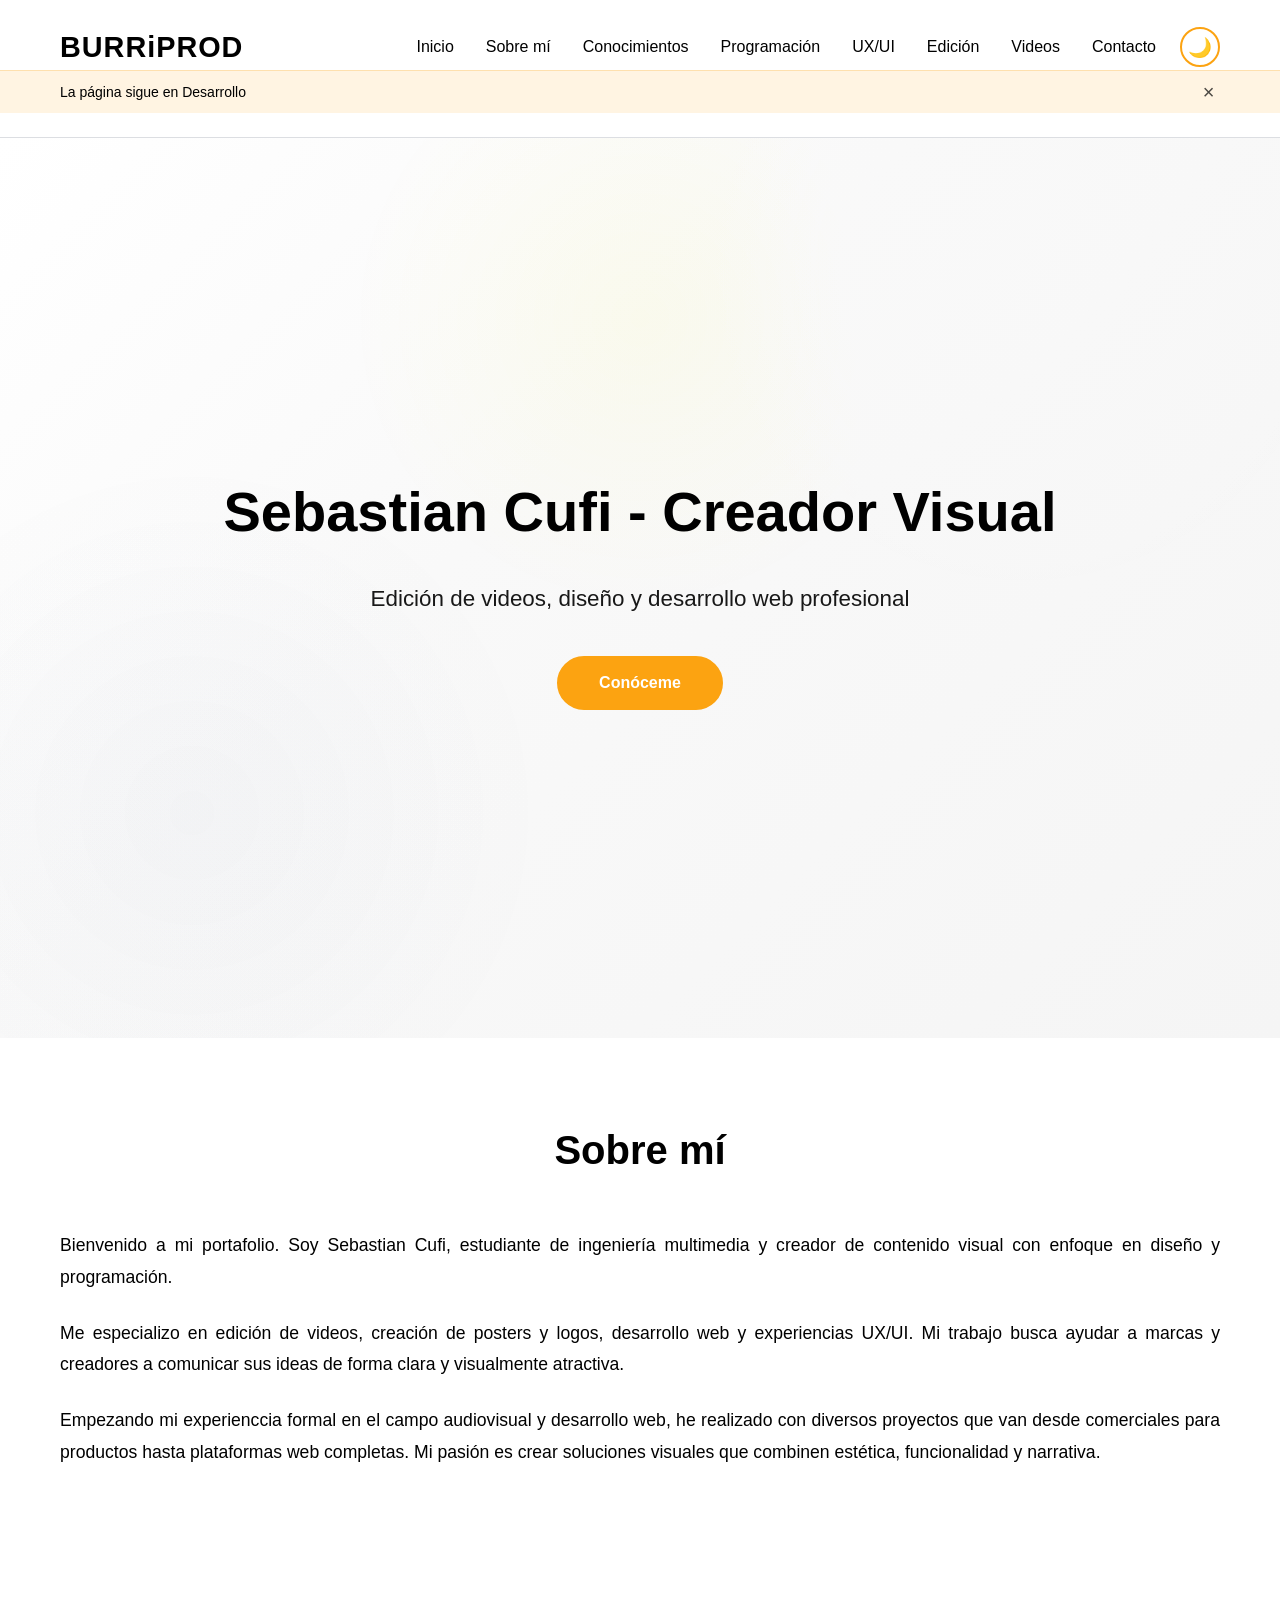
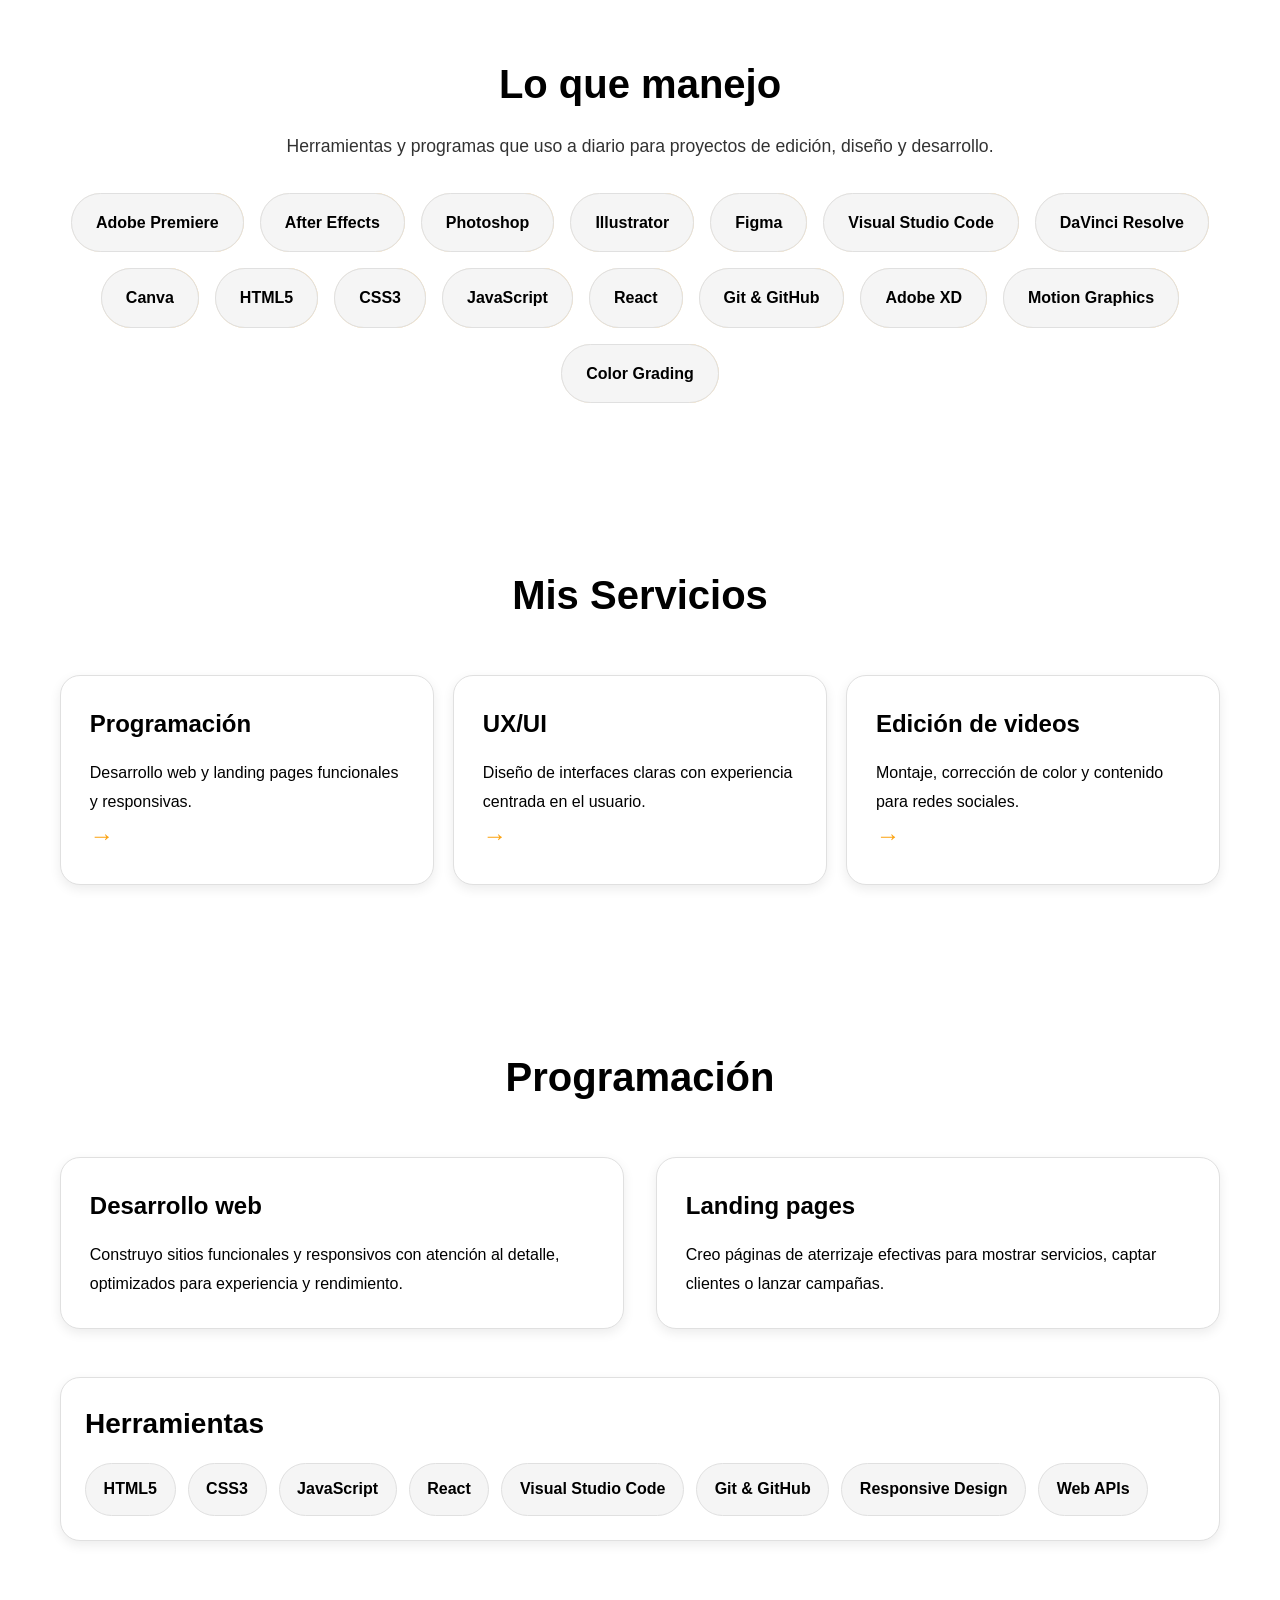
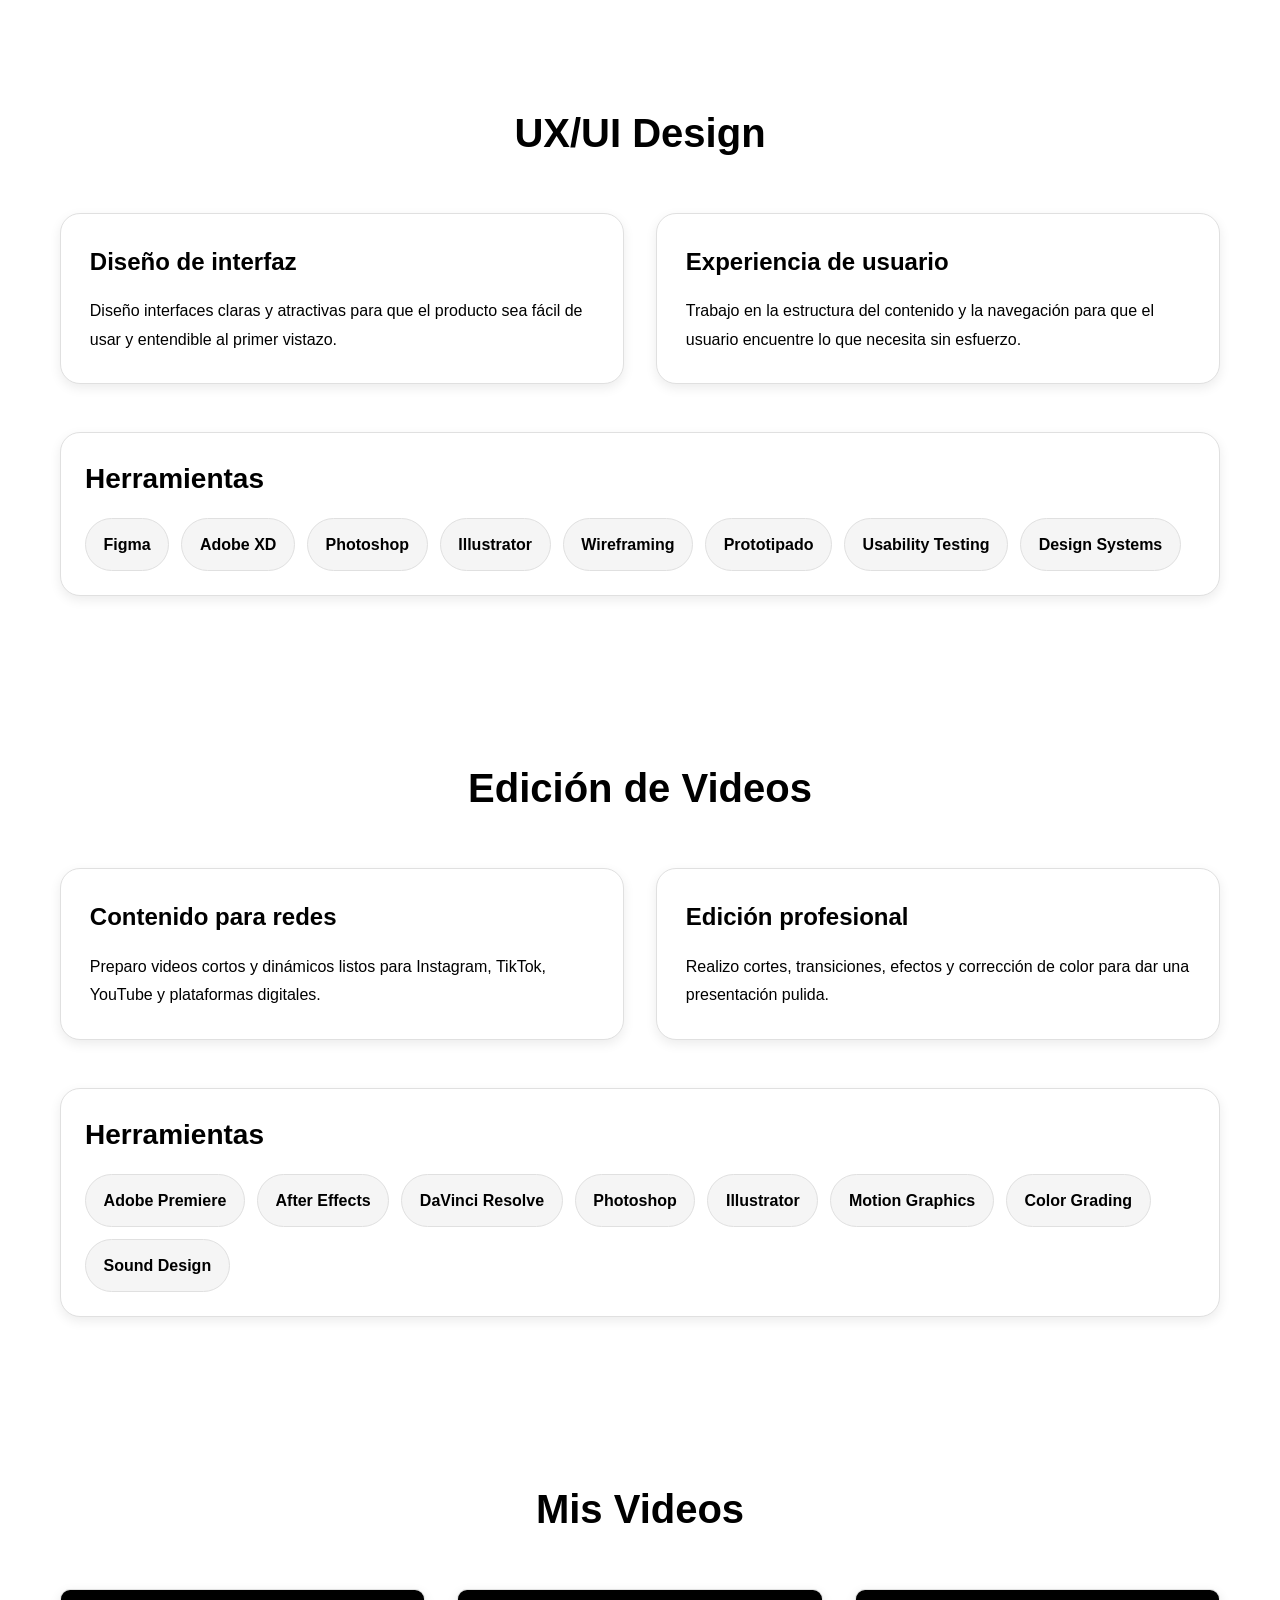
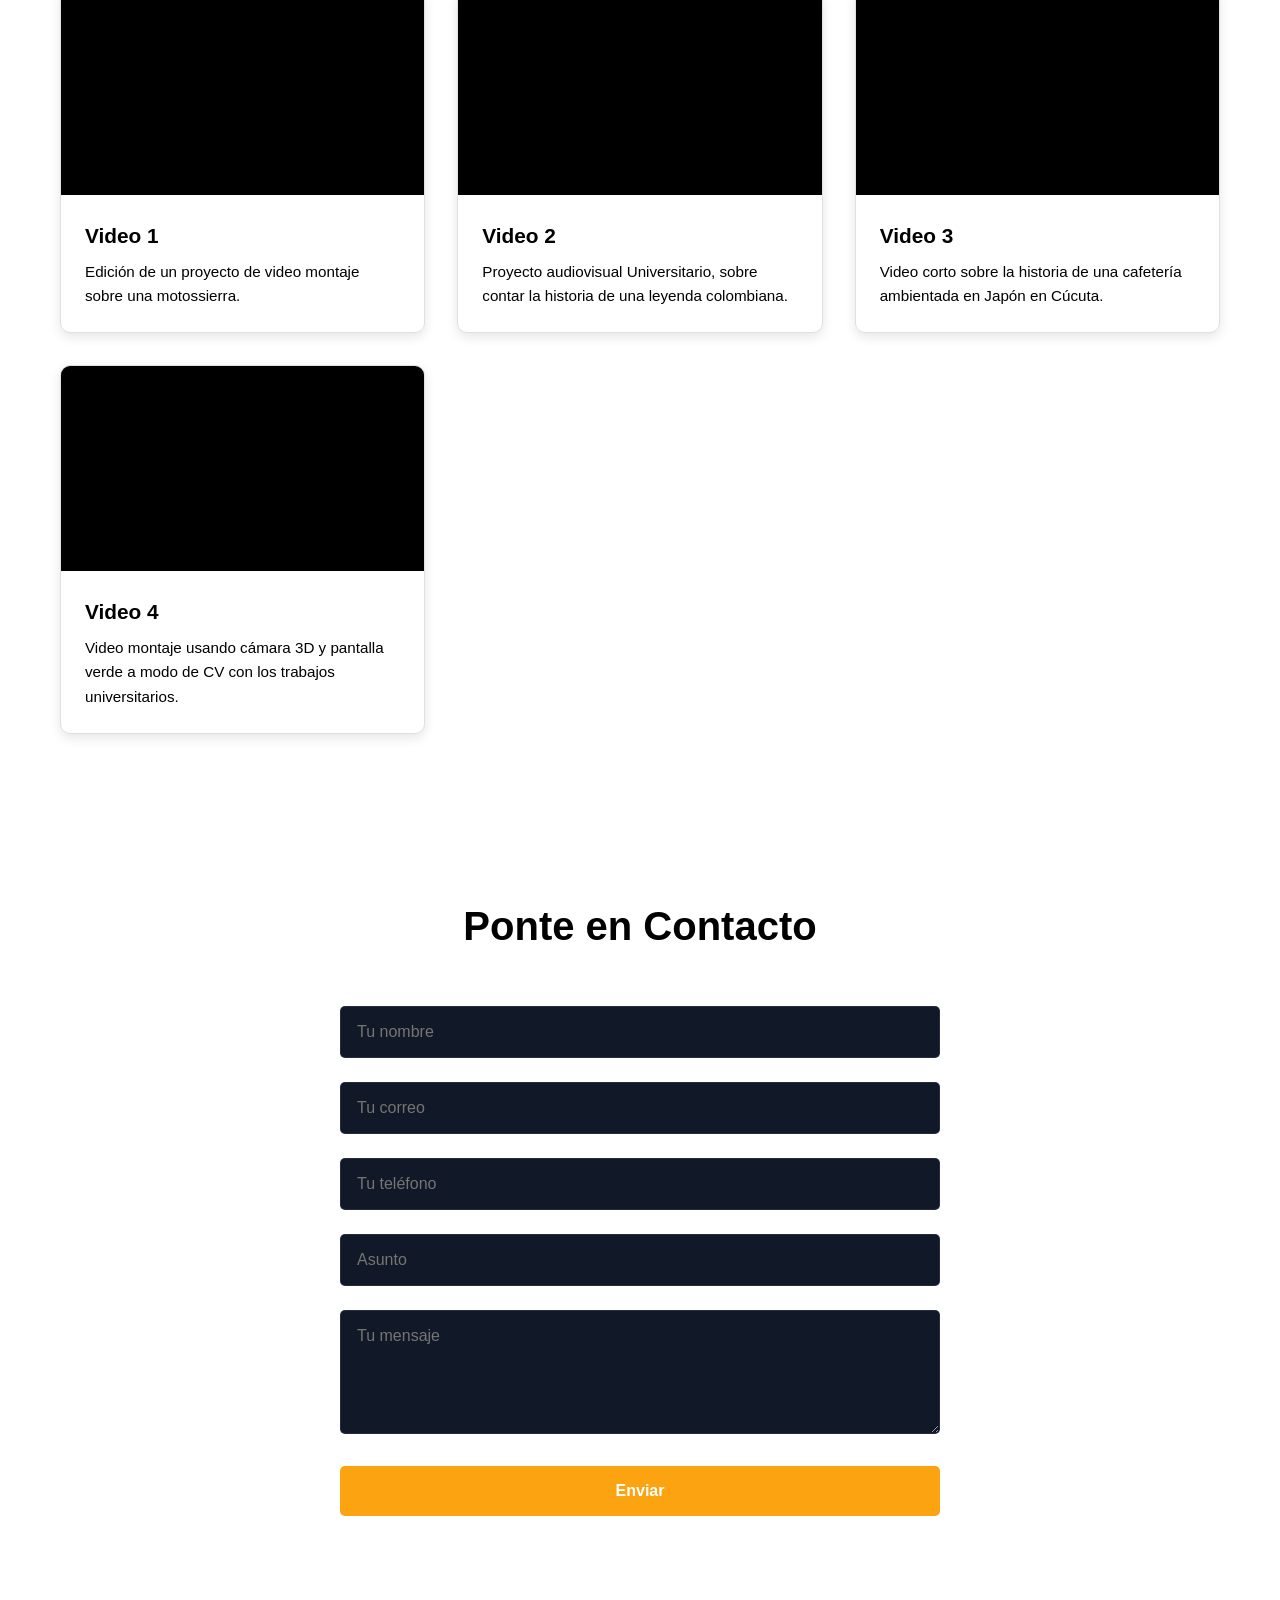
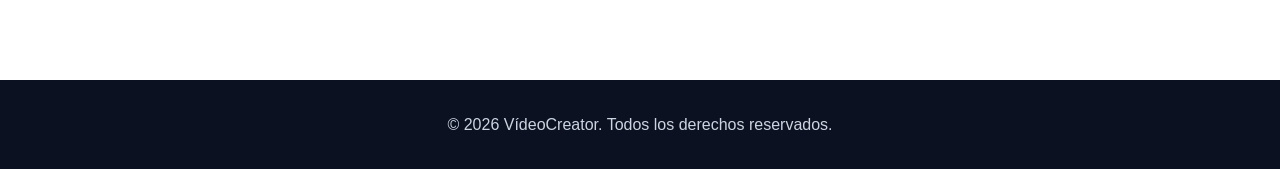
<file: index.html>
<!DOCTYPE html>
<html lang="es">
<head>
    <meta charset="UTF-8">
    <meta name="viewport" content="width=device-width, initial-scale=1.0">
    <title>Portafolio - VídeoCreator</title>
    <link rel="stylesheet" href="styles.css">
</head>
<body>
    <!-- Header -->
    <header class="header">
        <div class="container">
            <div class="logo">
                <h1>BURRiPROD</h1>
            </div>
            <div class="header-right">
                <nav class="nav">
                    <ul>
                        <li><a href="#inicio">Inicio</a></li>
                        <li><a href="#sobre-mi">Sobre mí</a></li>
                        <li><a href="#conocimientos">Conocimientos</a></li>
                        <li><a href="#programacion">Programación</a></li>
                        <li><a href="#ux">UX/UI</a></li>
                        <li><a href="#edicion">Edición</a></li>
                        <li><a href="#videos">Videos</a></li>
                        <li><a href="#contacto">Contacto</a></li>
                    </ul>
                </nav>
                <button class="theme-toggle" id="themeToggle" title="Cambiar tema">🌙</button>
            </div>
        </div>
    </header>

    <!-- Hero Section -->
    <section id="inicio" class="hero fade-in-section">
        <div class="container">
            <div class="hero-content">
                <h2>Sebastian Cufi - Creador Visual</h2>
                <p>Edición de videos, diseño y desarrollo web profesional</p>
                <a href="#sobre-mi" class="cta-button">Conóceme</a>
            </div>
        </div>
    </section>

    <!-- Sobre mí -->
    <section id="sobre-mi" class="about fade-in-section">
        <div class="container">
            <div class="about-content">
                <h2>Sobre mí</h2>
                <div class="about-text">
                    <p>
                        Bienvenido a mi portafolio. Soy Sebastian Cufi, estudiante de ingeniería multimedia y creador de contenido visual con enfoque en diseño y programación.
                    </p>
                    <p>
                        Me especializo en edición de videos, creación de posters y logos, desarrollo web y experiencias UX/UI.
                        Mi trabajo busca ayudar a marcas y creadores a comunicar sus ideas de forma clara y visualmente atractiva.
                    </p>
                    <p>
                        Empezando mi experienccia formal en el campo audiovisual y desarrollo web, 
                        he realizado con diversos  proyectos que van desde comerciales para productos hasta plataformas web completas. Mi pasión es crear soluciones visuales que combinen estética, funcionalidad y narrativa.
                    </p>
                </div>
            </div>
        </div>
    </section>

    <!-- Conocimientos -->
    <section id="conocimientos" class="skills fade-in-section">
        <div class="container">
            <h2>Lo que manejo</h2>
            <p class="skills-intro">Herramientas y programas que uso a diario para proyectos de edición, diseño y desarrollo.</p>
            <div class="tools-grid tools-grid-large">
                <span class="tool-pill">Adobe Premiere</span>
                <span class="tool-pill">After Effects</span>
                <span class="tool-pill">Photoshop</span>
                <span class="tool-pill">Illustrator</span>
                <span class="tool-pill">Figma</span>
                <span class="tool-pill">Visual Studio Code</span>
                <span class="tool-pill">DaVinci Resolve</span>
                <span class="tool-pill">Canva</span>
                <span class="tool-pill">HTML5</span>
                <span class="tool-pill">CSS3</span>
                <span class="tool-pill">JavaScript</span>
                <span class="tool-pill">React</span>
                <span class="tool-pill">Git & GitHub</span>
                <span class="tool-pill">Adobe XD</span>
                <span class="tool-pill">Motion Graphics</span>
                <span class="tool-pill">Color Grading</span>
            </div>
        </div>
    </section>

    <!-- Servicios -->
    <section class="services-links fade-in-section">
        <div class="container">
            <h2>Mis Servicios</h2>
            <div class="services-grid">
                <a href="#programacion" class="service-card service-link">
                    <h3>Programación</h3>
                    <p>Desarrollo web y landing pages funcionales y responsivas.</p>
                    <span class="arrow">→</span>
                </a>
                <a href="#ux" class="service-card service-link">
                    <h3>UX/UI</h3>
                    <p>Diseño de interfaces claras con experiencia centrada en el usuario.</p>
                    <span class="arrow">→</span>
                </a>
                <a href="#edicion" class="service-card service-link">
                    <h3>Edición de videos</h3>
                    <p>Montaje, corrección de color y contenido para redes sociales.</p>
                    <span class="arrow">→</span>
                </a>
            </div>
        </div>
    </section>

    <!-- Programación -->
    <section id="programacion" class="detail-section fade-in-section">
        <div class="container">
            <h2>Programación</h2>
            <div class="detail-grid">
                <article class="service-card">
                    <h3>Desarrollo web</h3>
                    <p>Construyo sitios funcionales y responsivos con atención al detalle, optimizados para experiencia y rendimiento.</p>
                </article>
                <article class="service-card">
                    <h3>Landing pages</h3>
                    <p>Creo páginas de aterrizaje efectivas para mostrar servicios, captar clientes o lanzar campañas.</p>
                </article>
            </div>
            <div class="tools-section" style="margin-top: 3rem;">
                <h3>Herramientas</h3>
                <div class="tools-grid">
                    <span class="tool-pill">HTML5</span>
                    <span class="tool-pill">CSS3</span>
                    <span class="tool-pill">JavaScript</span>
                    <span class="tool-pill">React</span>
                    <span class="tool-pill">Visual Studio Code</span>
                    <span class="tool-pill">Git & GitHub</span>
                    <span class="tool-pill">Responsive Design</span>
                    <span class="tool-pill">Web APIs</span>
                </div>
            </div>
        </div>
    </section>

    <!-- UX/UI -->
    <section id="ux" class="detail-section fade-in-section">
        <div class="container">
            <h2>UX/UI Design</h2>
            <div class="detail-grid">
                <article class="service-card">
                    <h3>Diseño de interfaz</h3>
                    <p>Diseño interfaces claras y atractivas para que el producto sea fácil de usar y entendible al primer vistazo.</p>
                </article>
                <article class="service-card">
                    <h3>Experiencia de usuario</h3>
                    <p>Trabajo en la estructura del contenido y la navegación para que el usuario encuentre lo que necesita sin esfuerzo.</p>
                </article>
            </div>
            <div class="tools-section" style="margin-top: 3rem;">
                <h3>Herramientas</h3>
                <div class="tools-grid">
                    <span class="tool-pill">Figma</span>
                    <span class="tool-pill">Adobe XD</span>
                    <span class="tool-pill">Photoshop</span>
                    <span class="tool-pill">Illustrator</span>
                    <span class="tool-pill">Wireframing</span>
                    <span class="tool-pill">Prototipado</span>
                    <span class="tool-pill">Usability Testing</span>
                    <span class="tool-pill">Design Systems</span>
                </div>
            </div>
        </div>
    </section>

    <!-- Edición -->
    <section id="edicion" class="detail-section fade-in-section">
        <div class="container">
            <h2>Edición de Videos</h2>
            <div class="detail-grid">
                <article class="service-card">
                    <h3>Contenido para redes</h3>
                    <p>Preparo videos cortos y dinámicos listos para Instagram, TikTok, YouTube y plataformas digitales.</p>
                </article>
                <article class="service-card">
                    <h3>Edición profesional</h3>
                    <p>Realizo cortes, transiciones, efectos y corrección de color para dar una presentación pulida.</p>
                </article>
            </div>
            <div class="tools-section" style="margin-top: 3rem;">
                <h3>Herramientas</h3>
                <div class="tools-grid">
                    <span class="tool-pill">Adobe Premiere</span>
                    <span class="tool-pill">After Effects</span>
                    <span class="tool-pill">DaVinci Resolve</span>
                    <span class="tool-pill">Photoshop</span>
                    <span class="tool-pill">Illustrator</span>
                    <span class="tool-pill">Motion Graphics</span>
                    <span class="tool-pill">Color Grading</span>
                    <span class="tool-pill">Sound Design</span>
                </div>
            </div>
        </div>
    </section>

    <!-- Videos -->
    <section id="videos" class="gallery fade-in-section">
        <div class="container">
            <h2>Mis Videos</h2>
            <div class="gallery-grid">
                <!-- Video 1 -->
                <div class="gallery-item">
                    <div class="video-wrapper">
                        <iframe width="100%" height="315" src="https://www.youtube.com/embed/wozN4IySBH0" title="Video 1" frameborder="0" allow="accelerometer; autoplay; clipboard-write; encrypted-media; gyroscope; picture-in-picture; web-share" allowfullscreen></iframe>
                    </div>
                    <h3>Video 1</h3>
                    <p>Edición de un proyecto de video montaje sobre una motossierra.</p>
                </div>

                <!-- Video 2 -->
                <div class="gallery-item">
                    <div class="video-wrapper">
                        <iframe width="100%" height="315" src="https://www.youtube.com/embed/6ScgnCxqHv0" title="Video 2" frameborder="0" allow="accelerometer; autoplay; clipboard-write; encrypted-media; gyroscope; picture-in-picture; web-share" allowfullscreen></iframe>
                    </div>
                    <h3>Video 2</h3>
                    <p>Proyecto audiovisual Universitario, sobre contar la historia de una leyenda colombiana.</p>
                </div>

                <!-- Video 3 -->
                <div class="gallery-item">
                    <div class="video-wrapper">
                        <iframe width="100%" height="315" src="https://www.youtube.com/embed/AlDpSf0Ff3M?t=15&feature=share" title="Video 3" frameborder="0" allow="accelerometer; autoplay; clipboard-write; encrypted-media; gyroscope; picture-in-picture; web-share" allowfullscreen></iframe>
                    </div>
                    <h3>Video 3</h3>
                    <p>Video corto sobre la historia de una cafetería ambientada en Japón en Cúcuta.</p>
                </div>

                <!-- Video 4 -->
                <div class="gallery-item">
                    <div class="video-wrapper">
                        <iframe width="100%" height="315" src="https://www.youtube.com/embed/EYuQ8VsKpVg" title="Video 4" frameborder="0" allow="accelerometer; autoplay; clipboard-write; encrypted-media; gyroscope; picture-in-picture; web-share" allowfullscreen></iframe>
                    </div>
                    <h3>Video 4</h3>
                    <p>Video montaje usando cámara 3D y pantalla verde a modo de CV con los trabajos universitarios.</p>
                </div>
            </div>
        </div>
    </section>

    <!-- Contacto -->
    <section id="contacto" class="contact fade-in-section">
        <div class="container">
            <h2>Ponte en Contacto</h2>
            <form class="contact-form" id="contactForm">
                <div class="form-group">
                    <input type="text" id="name" placeholder="Tu nombre" required>
                </div>
                <div class="form-group">
                    <input type="email" id="email" placeholder="Tu correo" required>
                </div>
                <div class="form-group">
                    <input type="tel" id="phone" placeholder="Tu teléfono" required>
                </div>
                <div class="form-group">
                    <input type="text" id="subject" placeholder="Asunto" required>
                </div>
                <div class="form-group">
                    <textarea id="message" rows="5" placeholder="Tu mensaje" required></textarea>
                </div>
                <button type="submit" class="submit-button">Enviar</button>
            </form>
            <p class="form-feedback" id="formFeedback"></p>
        </div>
    </section>

    <!-- Footer -->
    <footer class="footer">
        <div class="container">
            <p>&copy; 2026 VídeoCreator. Todos los derechos reservados.</p>
        </div>
    </footer>

    <script src="script.js"></script>
</body>
</html>
</file>
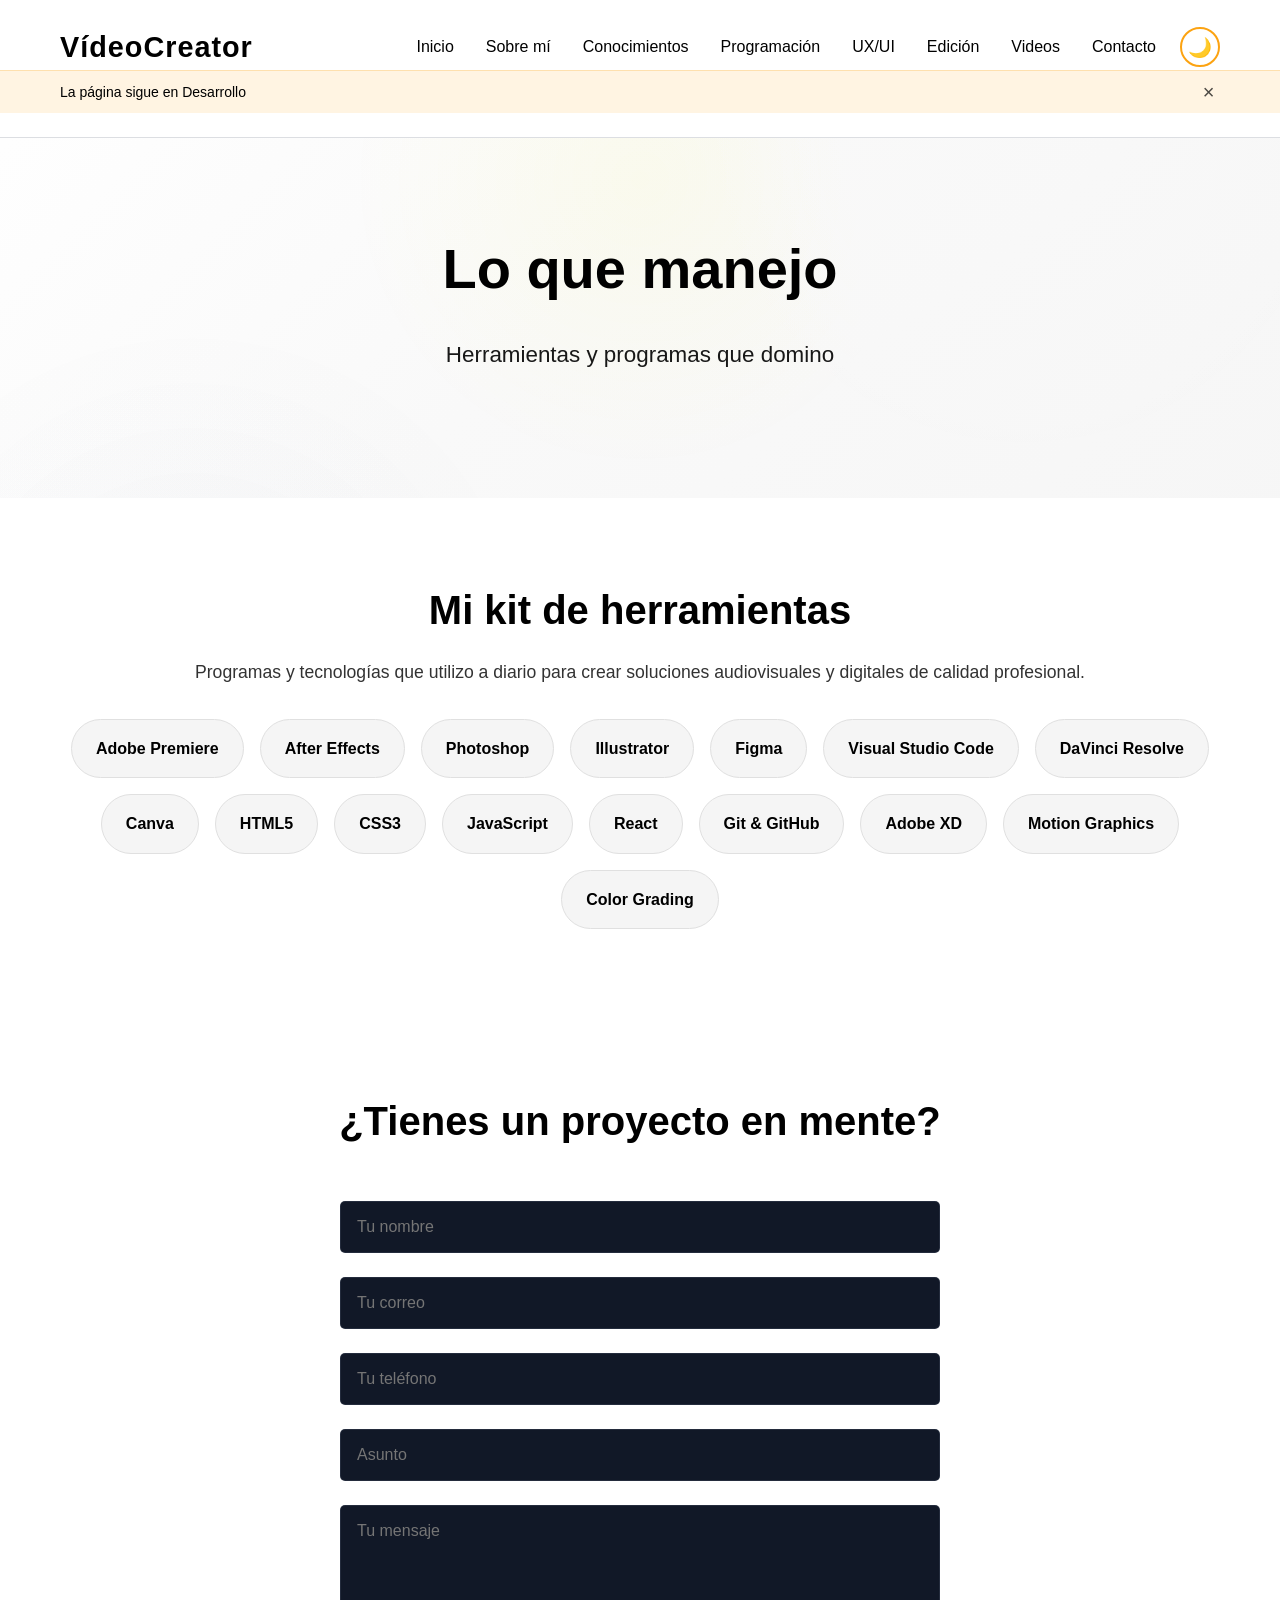
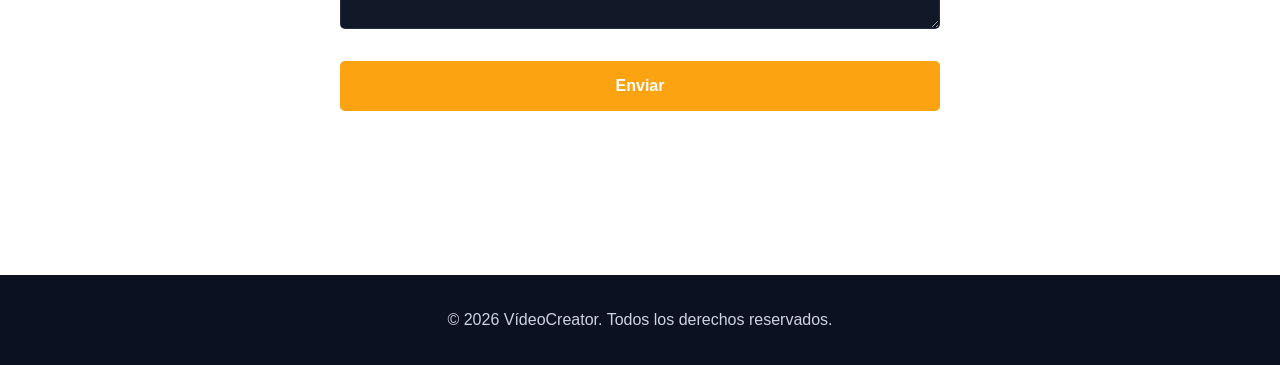
<file: conocimientos.html>
<!DOCTYPE html>
<html lang="es">
<head>
    <meta charset="UTF-8">
    <meta name="viewport" content="width=device-width, initial-scale=1.0">
    <title>Conocimientos - Portafolio</title>
    <link rel="stylesheet" href="styles.css">
</head>
<body>
    <!-- Header -->
    <header class="header">
        <div class="container">
            <div class="logo">
                <h1><a href="index.html" style="color: inherit; text-decoration: none;">VídeoCreator</a></h1>
            </div>
            <div class="header-right">
                <nav class="nav">
                    <ul>
                        <li><a href="index.html">Inicio</a></li>
                        <li><a href="sobre-mi.html">Sobre mí</a></li>
                        <li><a href="conocimientos.html">Conocimientos</a></li>
                        <li><a href="programacion.html">Programación</a></li>
                        <li><a href="ux.html">UX/UI</a></li>
                        <li><a href="edicion.html">Edición</a></li>
                        <li><a href="videos.html">Videos</a></li>
                        <li><a href="contacto.html">Contacto</a></li>
                    </ul>
                </nav>
                <button class="theme-toggle" id="themeToggle" title="Cambiar tema">🌙</button>
            </div>
        </div>
    </header>

    <!-- Hero Section -->
    <section class="hero hero-section-page">
        <div class="container">
            <div class="hero-content">
                <h2>Lo que manejo</h2>
                <p>Herramientas y programas que domino</p>
            </div>
        </div>
    </section>

    <!-- Contenido Principal -->
    <section class="skills" style="padding: 5rem 0;">
        <div class="container">
            <h2>Mi kit de herramientas</h2>
            <p class="skills-intro">Programas y tecnologías que utilizo a diario para crear soluciones audiovisuales y digitales de calidad profesional.</p>
            <div class="tools-grid tools-grid-large">
                <span class="tool-pill">Adobe Premiere</span>
                <span class="tool-pill">After Effects</span>
                <span class="tool-pill">Photoshop</span>
                <span class="tool-pill">Illustrator</span>
                <span class="tool-pill">Figma</span>
                <span class="tool-pill">Visual Studio Code</span>
                <span class="tool-pill">DaVinci Resolve</span>
                <span class="tool-pill">Canva</span>
                <span class="tool-pill">HTML5</span>
                <span class="tool-pill">CSS3</span>
                <span class="tool-pill">JavaScript</span>
                <span class="tool-pill">React</span>
                <span class="tool-pill">Git & GitHub</span>
                <span class="tool-pill">Adobe XD</span>
                <span class="tool-pill">Motion Graphics</span>
                <span class="tool-pill">Color Grading</span>
            </div>
        </div>
    </section>

    <!-- Contacto -->
    <section id="contacto" class="contact">
        <div class="container">
            <h2>¿Tienes un proyecto en mente?</h2>
            <form class="contact-form" id="contactForm">
                <div class="form-group">
                    <input type="text" id="name" placeholder="Tu nombre" required>
                </div>
                <div class="form-group">
                    <input type="email" id="email" placeholder="Tu correo" required>
                </div>
                <div class="form-group">
                    <input type="tel" id="phone" placeholder="Tu teléfono" required>
                </div>
                <div class="form-group">
                    <input type="text" id="subject" placeholder="Asunto" required>
                </div>
                <div class="form-group">
                    <textarea id="message" rows="5" placeholder="Tu mensaje" required></textarea>
                </div>
                <button type="submit" class="submit-button">Enviar</button>
            </form>
            <p class="form-feedback" id="formFeedback"></p>
        </div>
    </section>

    <!-- Footer -->
    <footer class="footer">
        <div class="container">
            <p>&copy; 2026 VídeoCreator. Todos los derechos reservados.</p>
        </div>
    </footer>

    <script src="script.js"></script>
</body>
</html>
</file>
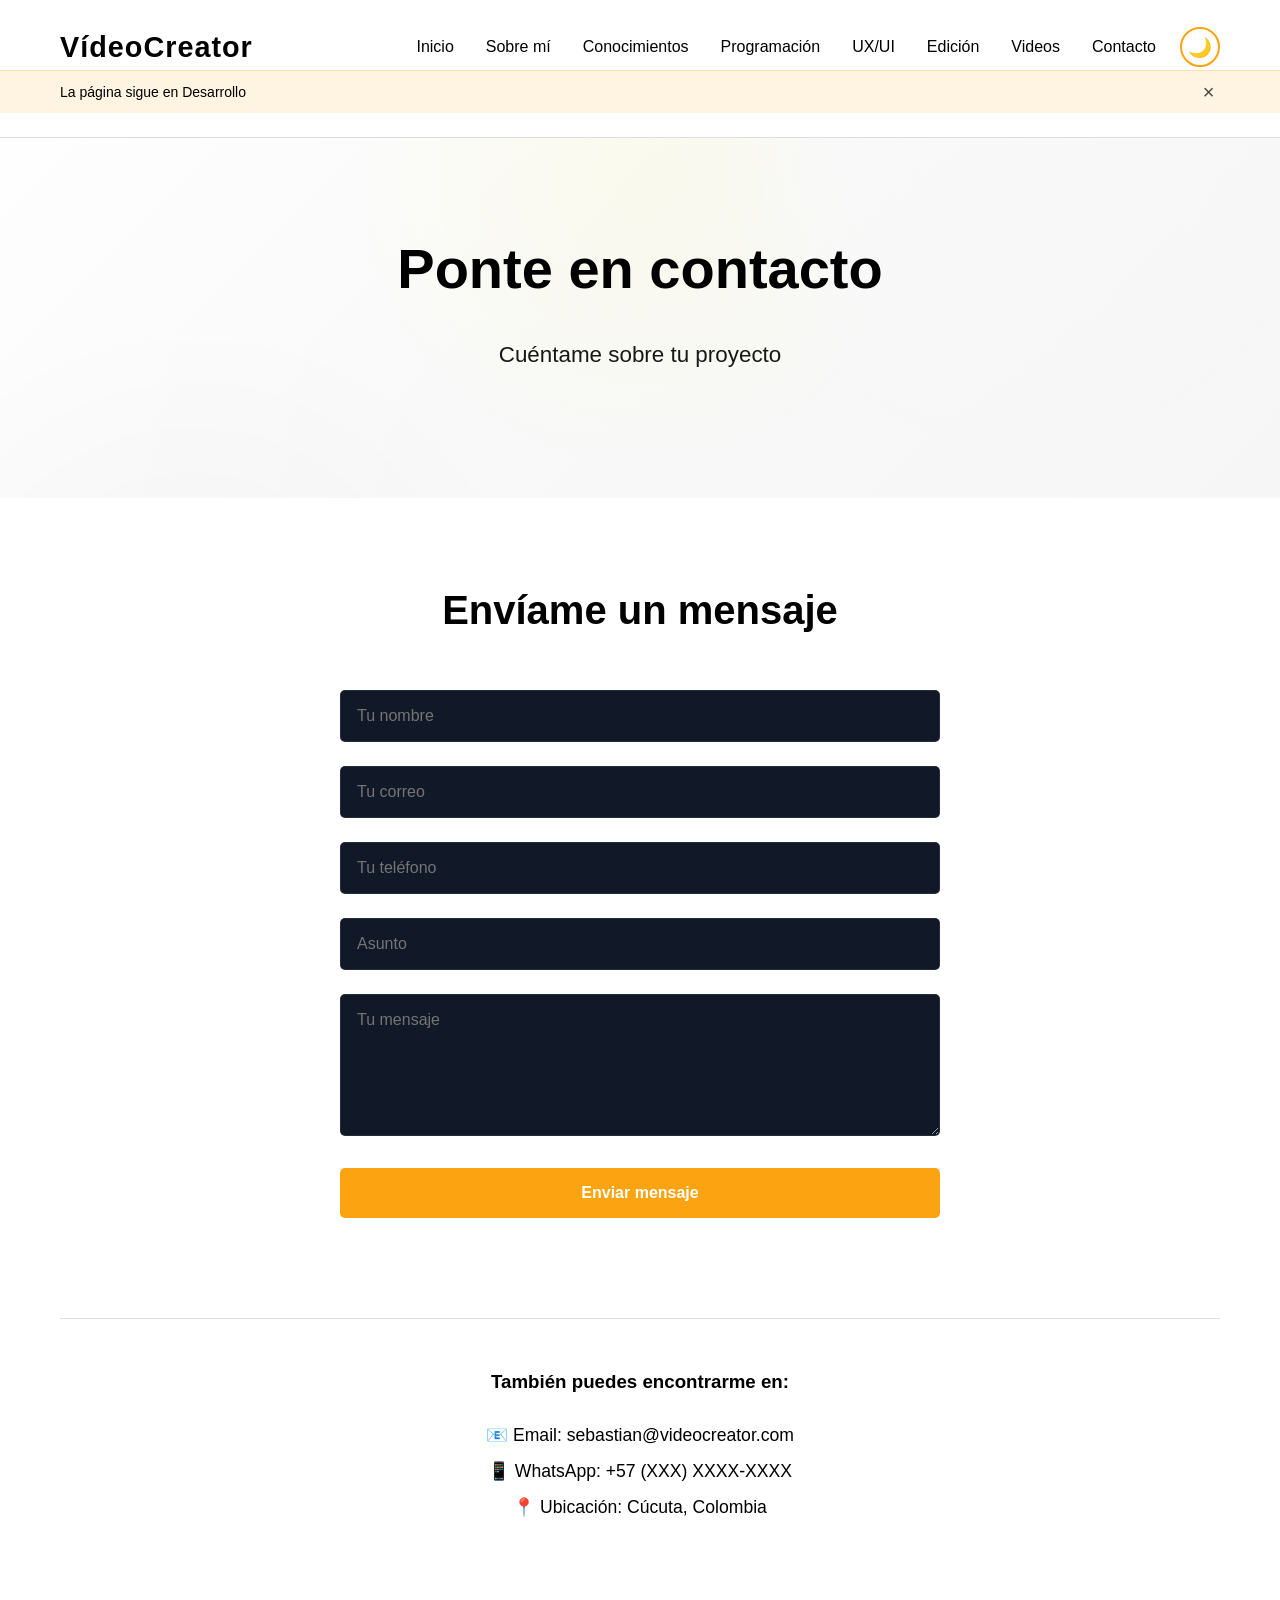
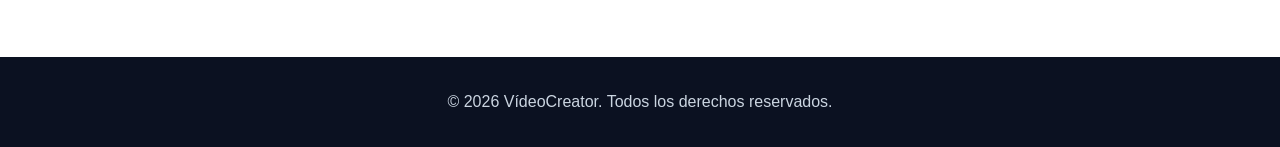
<file: contacto.html>
<!DOCTYPE html>
<html lang="es">
<head>
    <meta charset="UTF-8">
    <meta name="viewport" content="width=device-width, initial-scale=1.0">
    <title>Contacto - Portafolio</title>
    <link rel="stylesheet" href="styles.css">
</head>
<body>
    <!-- Header -->
    <header class="header">
        <div class="container">
            <div class="logo">
                <h1><a href="index.html" style="color: inherit; text-decoration: none;">VídeoCreator</a></h1>
            </div>
            <div class="header-right">
                <nav class="nav">
                    <ul>
                        <li><a href="index.html">Inicio</a></li>
                        <li><a href="sobre-mi.html">Sobre mí</a></li>
                        <li><a href="conocimientos.html">Conocimientos</a></li>
                        <li><a href="programacion.html">Programación</a></li>
                        <li><a href="ux.html">UX/UI</a></li>
                        <li><a href="edicion.html">Edición</a></li>
                        <li><a href="videos.html">Videos</a></li>
                        <li><a href="contacto.html">Contacto</a></li>
                    </ul>
                </nav>
                <button class="theme-toggle" id="themeToggle" title="Cambiar tema">🌙</button>
            </div>
        </div>
    </header>

    <!-- Hero Section -->
    <section class="hero hero-section-page">
        <div class="container">
            <div class="hero-content">
                <h2>Ponte en contacto</h2>
                <p>Cuéntame sobre tu proyecto</p>
            </div>
        </div>
    </section>

    <!-- Contacto Form -->
    <section class="contact" style="padding: 5rem 0;">
        <div class="container">
            <h2>Envíame un mensaje</h2>
            <form class="contact-form" id="contactForm">
                <div class="form-group">
                    <input type="text" id="name" placeholder="Tu nombre" required>
                </div>
                <div class="form-group">
                    <input type="email" id="email" placeholder="Tu correo" required>
                </div>
                <div class="form-group">
                    <input type="tel" id="phone" placeholder="Tu teléfono" required>
                </div>
                <div class="form-group">
                    <input type="text" id="subject" placeholder="Asunto" required>
                </div>
                <div class="form-group">
                    <textarea id="message" rows="6" placeholder="Tu mensaje" required></textarea>
                </div>
                <button type="submit" class="submit-button">Enviar mensaje</button>
            </form>
            <p class="form-feedback" id="formFeedback"></p>

            <!-- Información de Contacto Alternativa -->
            <div style="margin-top: 4rem; padding-top: 3rem; border-top: 1px solid var(--color-border); text-align: center;">
                <h3 style="color: #000000; margin-bottom: 1.5rem;">
                    <span style="color: #000000; display: block;">También puedes encontrarme en:</span>
                </h3>
                <p style="color: #000000; font-size: 1.1rem; margin: 0.5rem 0;">
                    📧 Email: sebastian@videocreator.com
                </p>
                <p style="color: #000000; font-size: 1.1rem; margin: 0.5rem 0;">
                    📱 WhatsApp: +57 (XXX) XXXX-XXXX
                </p>
                <p style="color: #000000; font-size: 1.1rem; margin: 0.5rem 0;">
                    📍 Ubicación: Cúcuta, Colombia
                </p>
            </div>
        </div>
    </section>

    <!-- Footer -->
    <footer class="footer">
        <div class="container">
            <p>&copy; 2026 VídeoCreator. Todos los derechos reservados.</p>
        </div>
    </footer>

    <script src="script.js"></script>
</body>
</html>
</file>
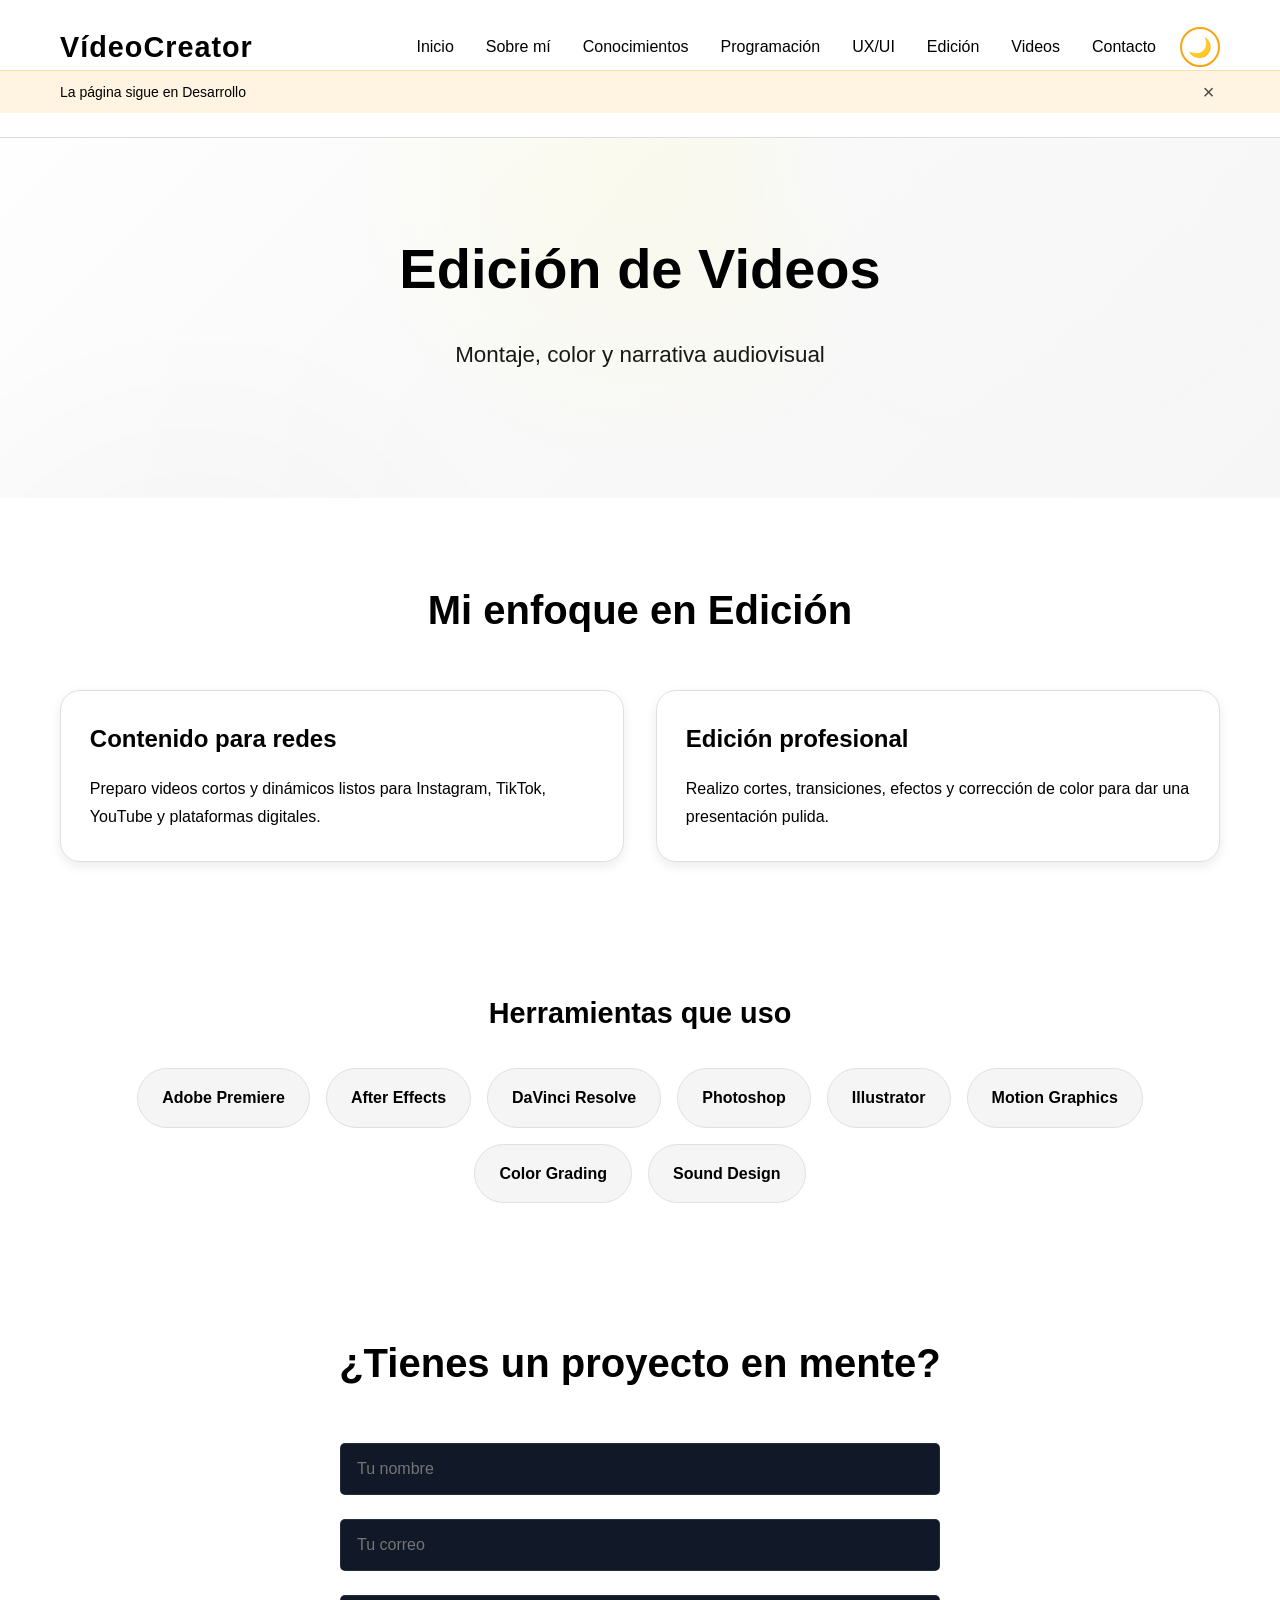
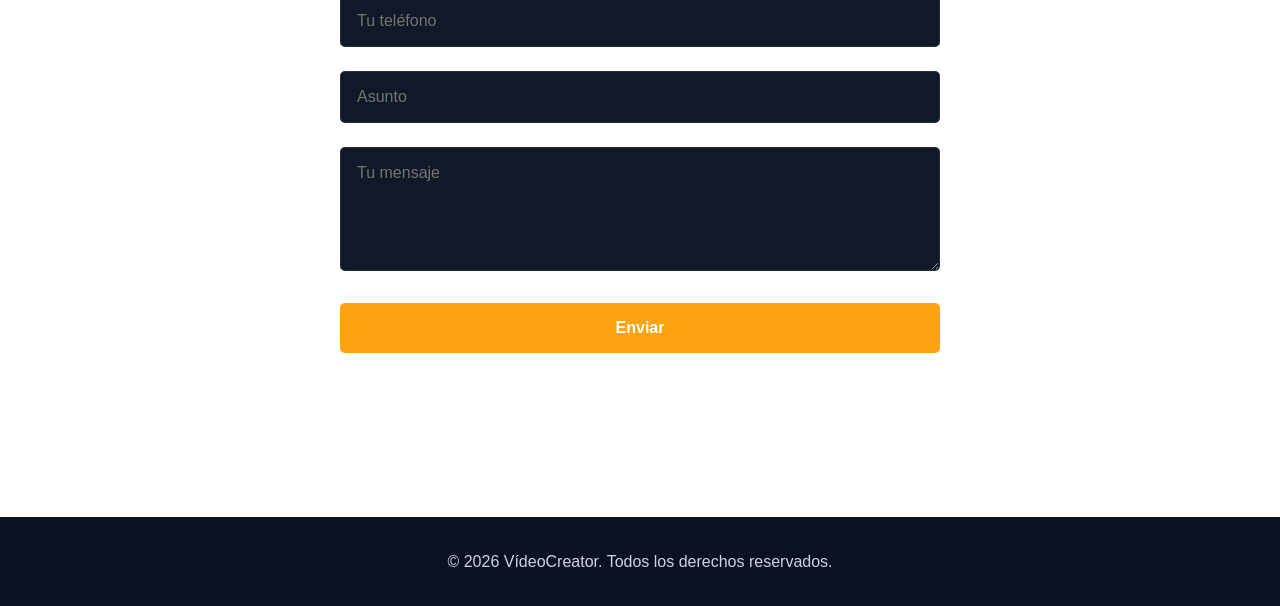
<file: edicion.html>
<!DOCTYPE html>
<html lang="es">
<head>
    <meta charset="UTF-8">
    <meta name="viewport" content="width=device-width, initial-scale=1.0">
    <title>Edición de Videos - Portafolio</title>
    <link rel="stylesheet" href="styles.css">
</head>
<body>
    <!-- Header -->
    <header class="header">
        <div class="container">
            <div class="logo">
                <h1><a href="index.html" style="color: inherit; text-decoration: none;">VídeoCreator</a></h1>
            </div>
            <div class="header-right">
                <nav class="nav">
                    <ul>
                        <li><a href="index.html">Inicio</a></li>
                        <li><a href="sobre-mi.html">Sobre mí</a></li>
                        <li><a href="conocimientos.html">Conocimientos</a></li>
                        <li><a href="programacion.html">Programación</a></li>
                        <li><a href="ux.html">UX/UI</a></li>
                        <li><a href="edicion.html">Edición</a></li>
                        <li><a href="videos.html">Videos</a></li>
                        <li><a href="contacto.html">Contacto</a></li>
                    </ul>
                </nav>
                <button class="theme-toggle" id="themeToggle" title="Cambiar tema">🌙</button>
            </div>
        </div>
    </header>

    <!-- Hero Section -->
    <section class="hero hero-section-page">
        <div class="container">
            <div class="hero-content">
                <h2>Edición de Videos</h2>
                <p>Montaje, color y narrativa audiovisual</p>
            </div>
        </div>
    </section>

    <!-- Contenido Principal -->
    <section class="detail-section">
        <div class="container">
            <h2>Mi enfoque en Edición</h2>
            <div class="detail-grid">
                <article class="service-card">
                    <h3>Contenido para redes</h3>
                    <p>Preparo videos cortos y dinámicos listos para Instagram, TikTok, YouTube y plataformas digitales.</p>
                </article>
                <article class="service-card">
                    <h3>Edición profesional</h3>
                    <p>Realizo cortes, transiciones, efectos y corrección de color para dar una presentación pulida.</p>
                </article>
            </div>
        </div>
    </section>

    <!-- Herramientas -->
    <section class="skills" style="padding: 3rem 0;">
        <div class="container">
            <h3 style="text-align: center; font-size: 1.8rem; margin-bottom: 2rem; color: #000000;">
                Herramientas que uso
            </h3>
            <div class="tools-grid-large">
                <span class="tool-pill">Adobe Premiere</span>
                <span class="tool-pill">After Effects</span>
                <span class="tool-pill">DaVinci Resolve</span>
                <span class="tool-pill">Photoshop</span>
                <span class="tool-pill">Illustrator</span>
                <span class="tool-pill">Motion Graphics</span>
                <span class="tool-pill">Color Grading</span>
                <span class="tool-pill">Sound Design</span>
            </div>
        </div>
    </section>

    <!-- Contacto -->
    <section id="contacto" class="contact">
        <div class="container">
            <h2>¿Tienes un proyecto en mente?</h2>
            <form class="contact-form" id="contactForm">
                <div class="form-group">
                    <input type="text" id="name" placeholder="Tu nombre" required>
                </div>
                <div class="form-group">
                    <input type="email" id="email" placeholder="Tu correo" required>
                </div>
                <div class="form-group">
                    <input type="tel" id="phone" placeholder="Tu teléfono" required>
                </div>
                <div class="form-group">
                    <input type="text" id="subject" placeholder="Asunto" required>
                </div>
                <div class="form-group">
                    <textarea id="message" rows="5" placeholder="Tu mensaje" required></textarea>
                </div>
                <button type="submit" class="submit-button">Enviar</button>
            </form>
            <p class="form-feedback" id="formFeedback"></p>
        </div>
    </section>

    <!-- Footer -->
    <footer class="footer">
        <div class="container">
            <p>&copy; 2026 VídeoCreator. Todos los derechos reservados.</p>
        </div>
    </footer>

    <script src="script.js"></script>
</body>
</html>
</file>
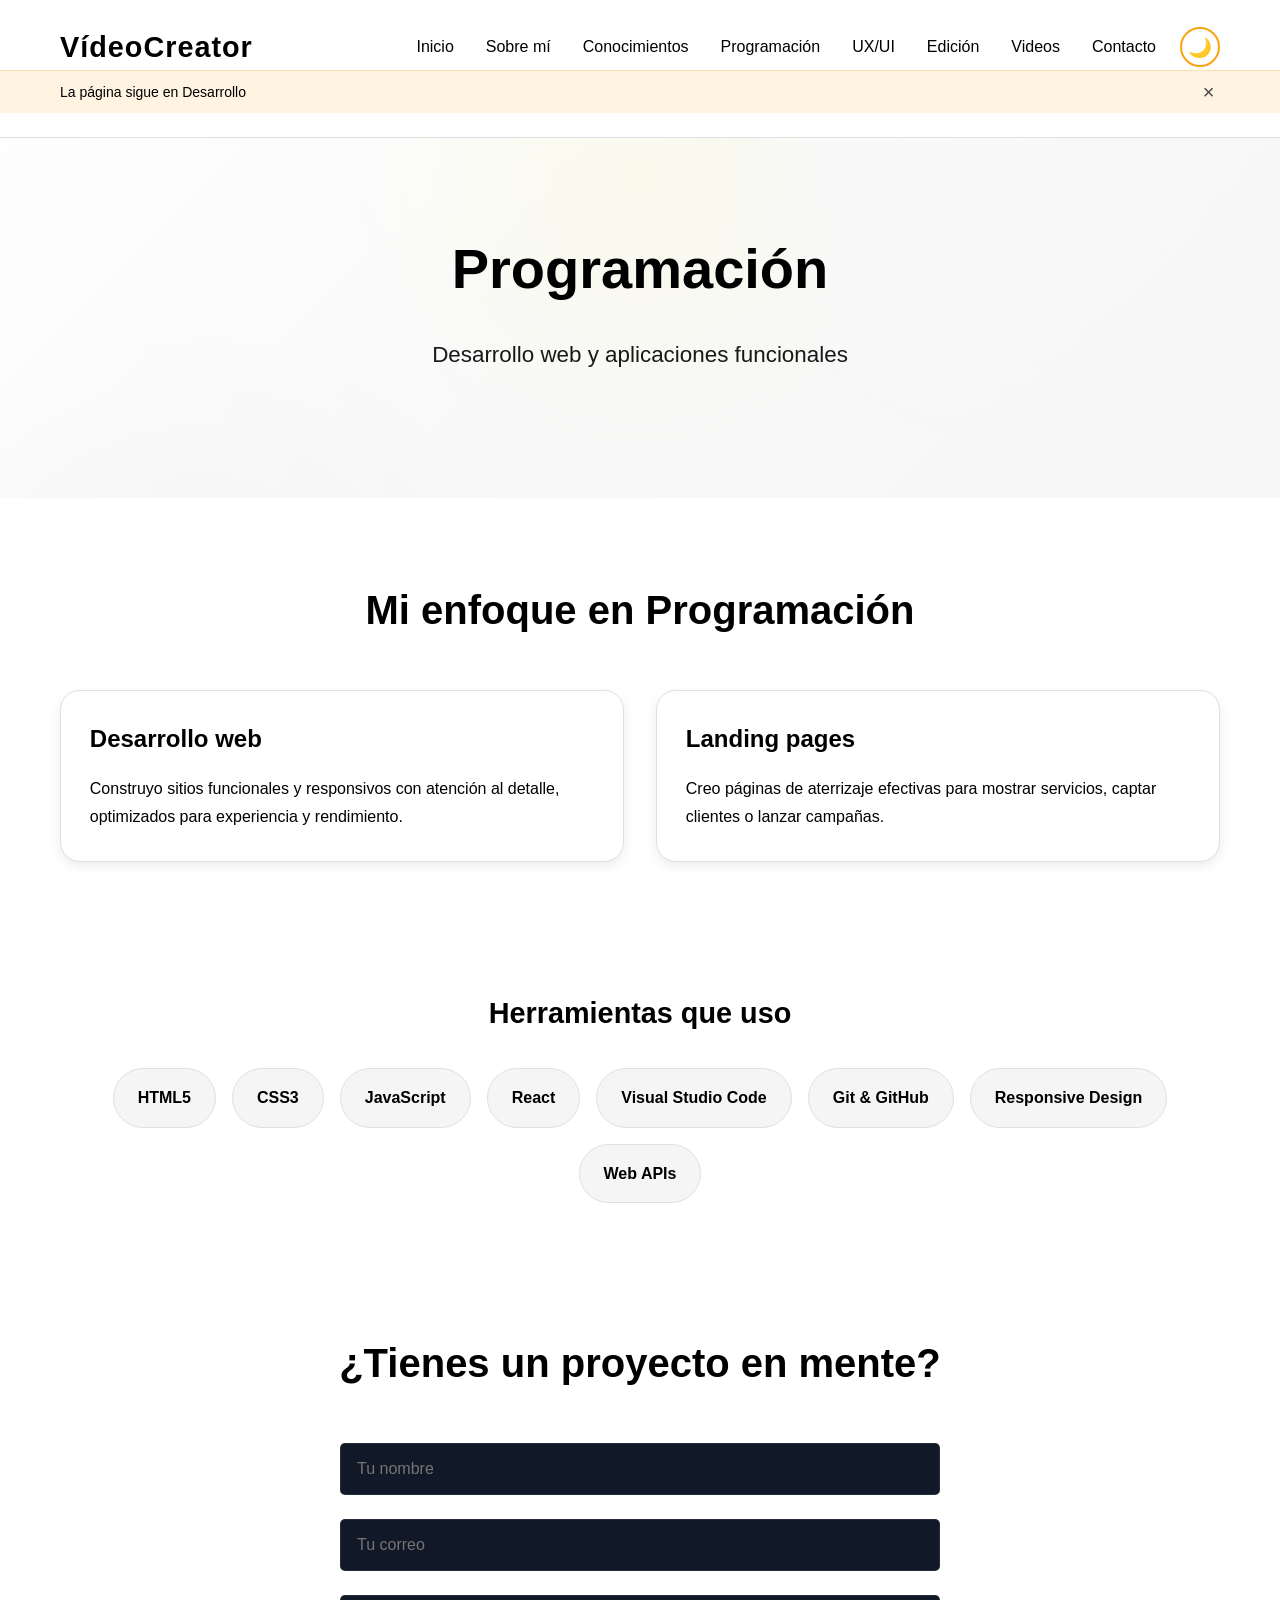
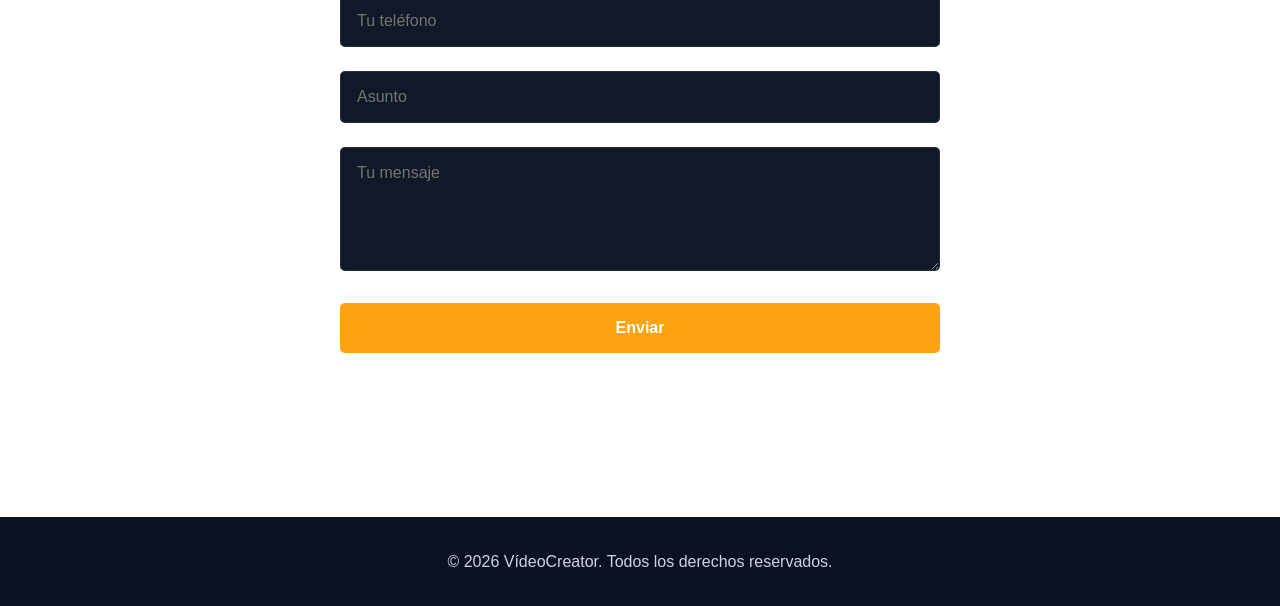
<file: programacion.html>
<!DOCTYPE html>
<html lang="es">
<head>
    <meta charset="UTF-8">
    <meta name="viewport" content="width=device-width, initial-scale=1.0">
    <title>Programación - Portafolio</title>
    <link rel="stylesheet" href="styles.css">
</head>
<body>
    <!-- Header -->
    <header class="header">
        <div class="container">
            <div class="logo">
                <h1><a href="index.html" style="color: inherit; text-decoration: none;">VídeoCreator</a></h1>
            </div>
            <div class="header-right">
                <nav class="nav">
                    <ul>
                        <li><a href="index.html">Inicio</a></li>
                        <li><a href="sobre-mi.html">Sobre mí</a></li>
                        <li><a href="conocimientos.html">Conocimientos</a></li>
                        <li><a href="programacion.html">Programación</a></li>
                        <li><a href="ux.html">UX/UI</a></li>
                        <li><a href="edicion.html">Edición</a></li>
                        <li><a href="videos.html">Videos</a></li>
                        <li><a href="contacto.html">Contacto</a></li>
                    </ul>
                </nav>
                <button class="theme-toggle" id="themeToggle" title="Cambiar tema">🌙</button>
            </div>
        </div>
    </header>

    <!-- Hero Section -->
    <section class="hero hero-section-page">
        <div class="container">
            <div class="hero-content">
                <h2>Programación</h2>
                <p>Desarrollo web y aplicaciones funcionales</p>
            </div>
        </div>
    </section>

    <!-- Contenido Principal -->
    <section class="detail-section">
        <div class="container">
            <h2>Mi enfoque en Programación</h2>
            <div class="detail-grid">
                <article class="service-card">
                    <h3>Desarrollo web</h3>
                    <p>Construyo sitios funcionales y responsivos con atención al detalle, optimizados para experiencia y rendimiento.</p>
                </article>
                <article class="service-card">
                    <h3>Landing pages</h3>
                    <p>Creo páginas de aterrizaje efectivas para mostrar servicios, captar clientes o lanzar campañas.</p>
                </article>
            </div>
        </div>
    </section>

    <!-- Herramientas -->
    <section class="skills" style="padding: 3rem 0;">
        <div class="container">
            <h3 style="text-align: center; font-size: 1.8rem; margin-bottom: 2rem; color: #000000;">
                Herramientas que uso
            </h3>
            <div class="tools-grid-large">
                <span class="tool-pill">HTML5</span>
                <span class="tool-pill">CSS3</span>
                <span class="tool-pill">JavaScript</span>
                <span class="tool-pill">React</span>
                <span class="tool-pill">Visual Studio Code</span>
                <span class="tool-pill">Git & GitHub</span>
                <span class="tool-pill">Responsive Design</span>
                <span class="tool-pill">Web APIs</span>
            </div>
        </div>
    </section>

    <!-- Contacto -->
    <section id="contacto" class="contact">
        <div class="container">
            <h2>¿Tienes un proyecto en mente?</h2>
            <form class="contact-form" id="contactForm">
                <div class="form-group">
                    <input type="text" id="name" placeholder="Tu nombre" required>
                </div>
                <div class="form-group">
                    <input type="email" id="email" placeholder="Tu correo" required>
                </div>
                <div class="form-group">
                    <input type="tel" id="phone" placeholder="Tu teléfono" required>
                </div>
                <div class="form-group">
                    <input type="text" id="subject" placeholder="Asunto" required>
                </div>
                <div class="form-group">
                    <textarea id="message" rows="5" placeholder="Tu mensaje" required></textarea>
                </div>
                <button type="submit" class="submit-button">Enviar</button>
            </form>
            <p class="form-feedback" id="formFeedback"></p>
        </div>
    </section>

    <!-- Footer -->
    <footer class="footer">
        <div class="container">
            <p>&copy; 2026 VídeoCreator. Todos los derechos reservados.</p>
        </div>
    </footer>

    <script src="script.js"></script>
</body>
</html>
</file>
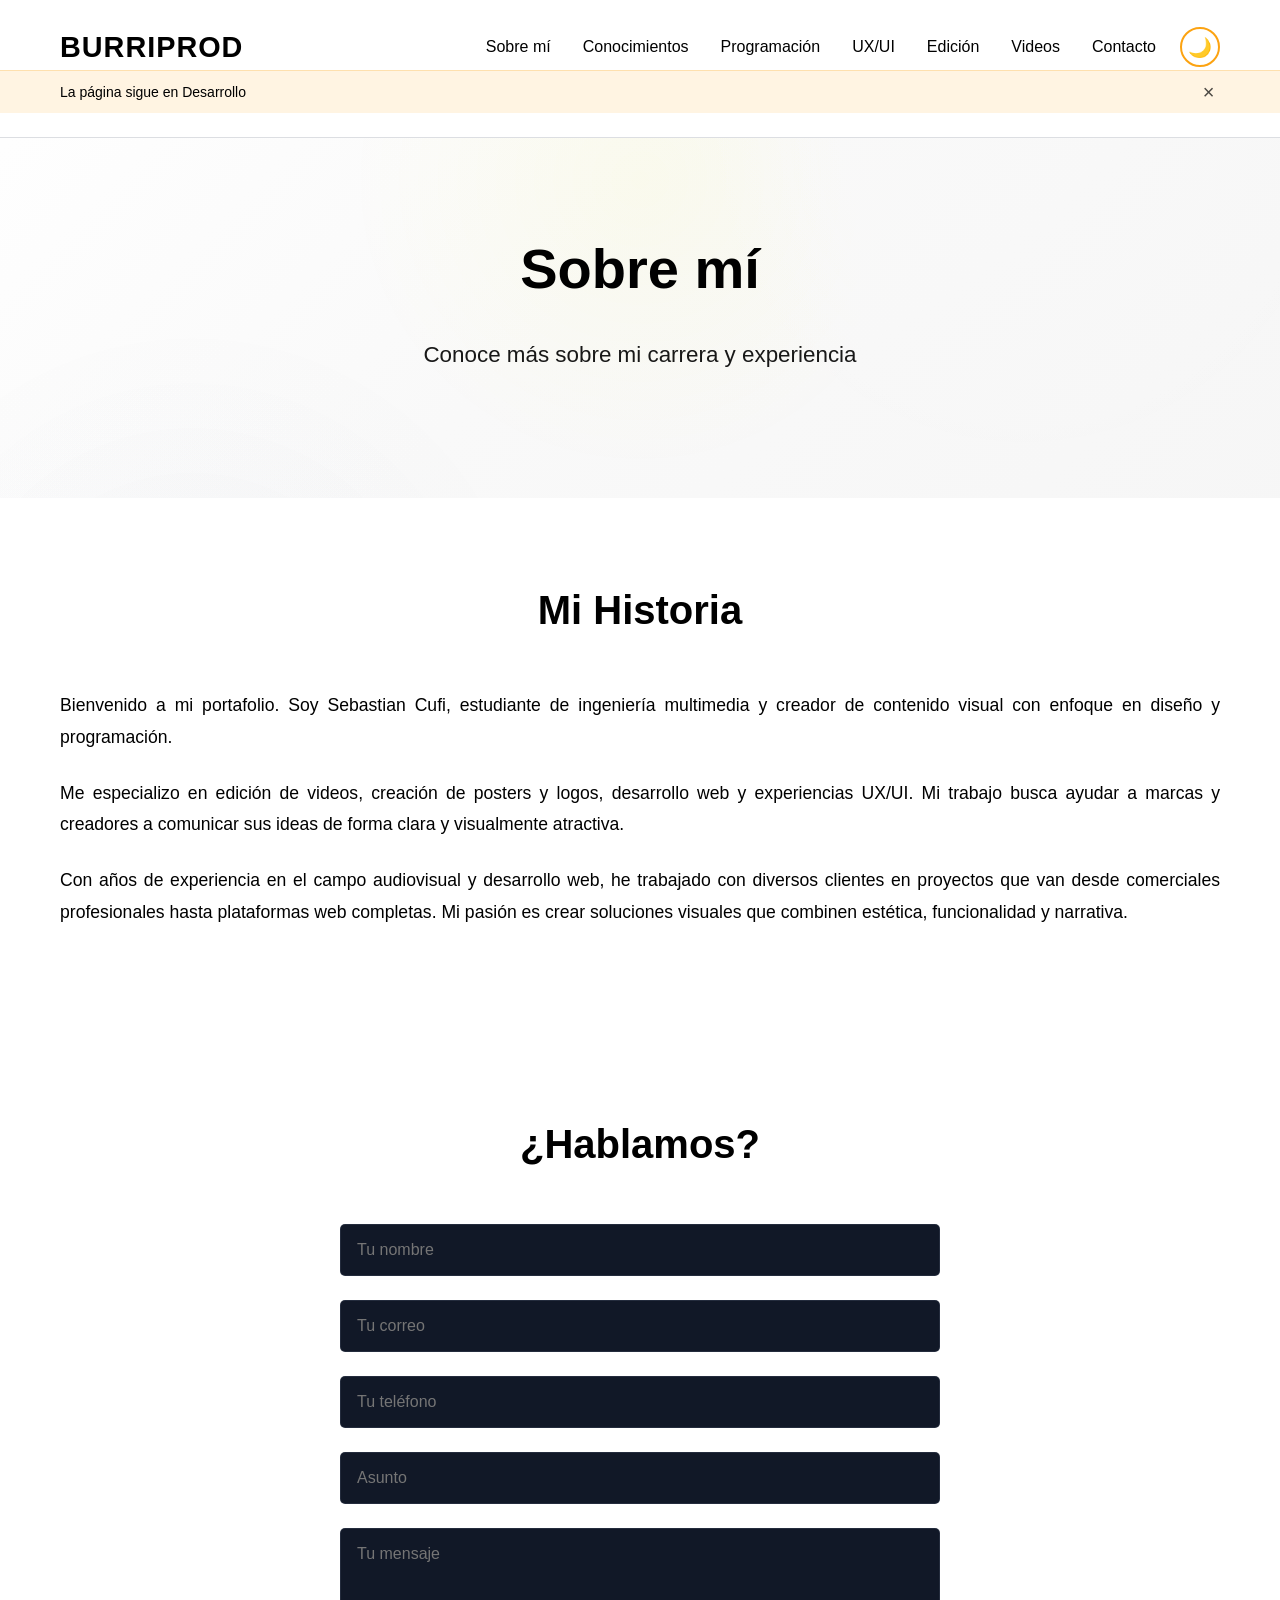
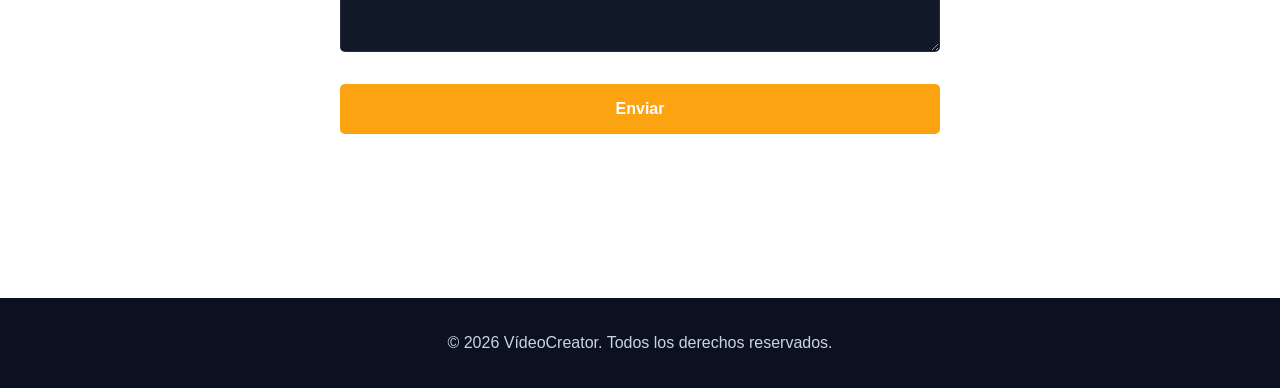
<file: sobre-mi.html>
<!DOCTYPE html>
<html lang="es">
<head>
    <meta charset="UTF-8">
    <meta name="viewport" content="width=device-width, initial-scale=1.0">
    <title>Sobre mí - Portafolio</title>
    <link rel="stylesheet" href="styles.css">
</head>
<body>
    <!-- Header -->
    <header class="header">
        <div class="container">
            <div class="logo">
                <h1><a href="index.html" style="color: inherit; text-decoration: none;">BURRIPROD</a></h1>
            </div>
            <div class="header-right">
                <nav class="nav">
                    <ul>
                        <li><a href="index.html"><Inicio></Inicio></a></li>
                        <li><a href="sobre-mi.html">Sobre mí</a></li>
                        <li><a href="conocimientos.html">Conocimientos</a></li>
                        <li><a href="programacion.html">Programación</a></li>
                        <li><a href="ux.html">UX/UI</a></li>
                        <li><a href="edicion.html">Edición</a></li>
                        <li><a href="videos.html">Videos</a></li>
                        <li><a href="contacto.html">Contacto</a></li>
                    </ul>
                </nav>
                <button class="theme-toggle" id="themeToggle" title="Cambiar tema">🌙</button>
            </div>
        </div>
    </header>

    <!-- Hero Section -->
    <section class="hero hero-section-page">
        <div class="container">
            <div class="hero-content">
                <h2>Sobre mí</h2>
                <p>Conoce más sobre mi carrera y experiencia</p>
            </div>
        </div>
    </section>

    <!-- Contenido Principal -->
    <section class="about" style="padding: 5rem 0;">
        <div class="container">
            <div class="about-content">
                <h2>Mi Historia</h2>
                <div class="about-text">
                    <p>
                        Bienvenido a mi portafolio. Soy Sebastian Cufi, estudiante de ingeniería multimedia y creador de contenido visual con enfoque en diseño y programación.
                    </p>
                    <p>
                        Me especializo en edición de videos, creación de posters y logos, desarrollo web y experiencias UX/UI.
                        Mi trabajo busca ayudar a marcas y creadores a comunicar sus ideas de forma clara y visualmente atractiva.
                    </p>
                    <p>
                        Con años de experiencia en el campo audiovisual y desarrollo web, he trabajado con diversos clientes en proyectos que van desde comerciales profesionales hasta plataformas web completas. Mi pasión es crear soluciones visuales que combinen estética, funcionalidad y narrativa.
                    </p>
                </div>
            </div>
        </div>
    </section>

    <!-- Contacto -->
    <section id="contacto" class="contact">
        <div class="container">
            <h2>¿Hablamos?</h2>
            <form class="contact-form" id="contactForm">
                <div class="form-group">
                    <input type="text" id="name" placeholder="Tu nombre" required>
                </div>
                <div class="form-group">
                    <input type="email" id="email" placeholder="Tu correo" required>
                </div>
                <div class="form-group">
                    <input type="tel" id="phone" placeholder="Tu teléfono" required>
                </div>
                <div class="form-group">
                    <input type="text" id="subject" placeholder="Asunto" required>
                </div>
                <div class="form-group">
                    <textarea id="message" rows="5" placeholder="Tu mensaje" required></textarea>
                </div>
                <button type="submit" class="submit-button">Enviar</button>
            </form>
            <p class="form-feedback" id="formFeedback"></p>
        </div>
    </section>

    <!-- Footer -->
    <footer class="footer">
        <div class="container">
            <p>&copy; 2026 VídeoCreator. Todos los derechos reservados.</p>
        </div>
    </footer>

    <script src="script.js"></script>
</body>
</html>
</file>
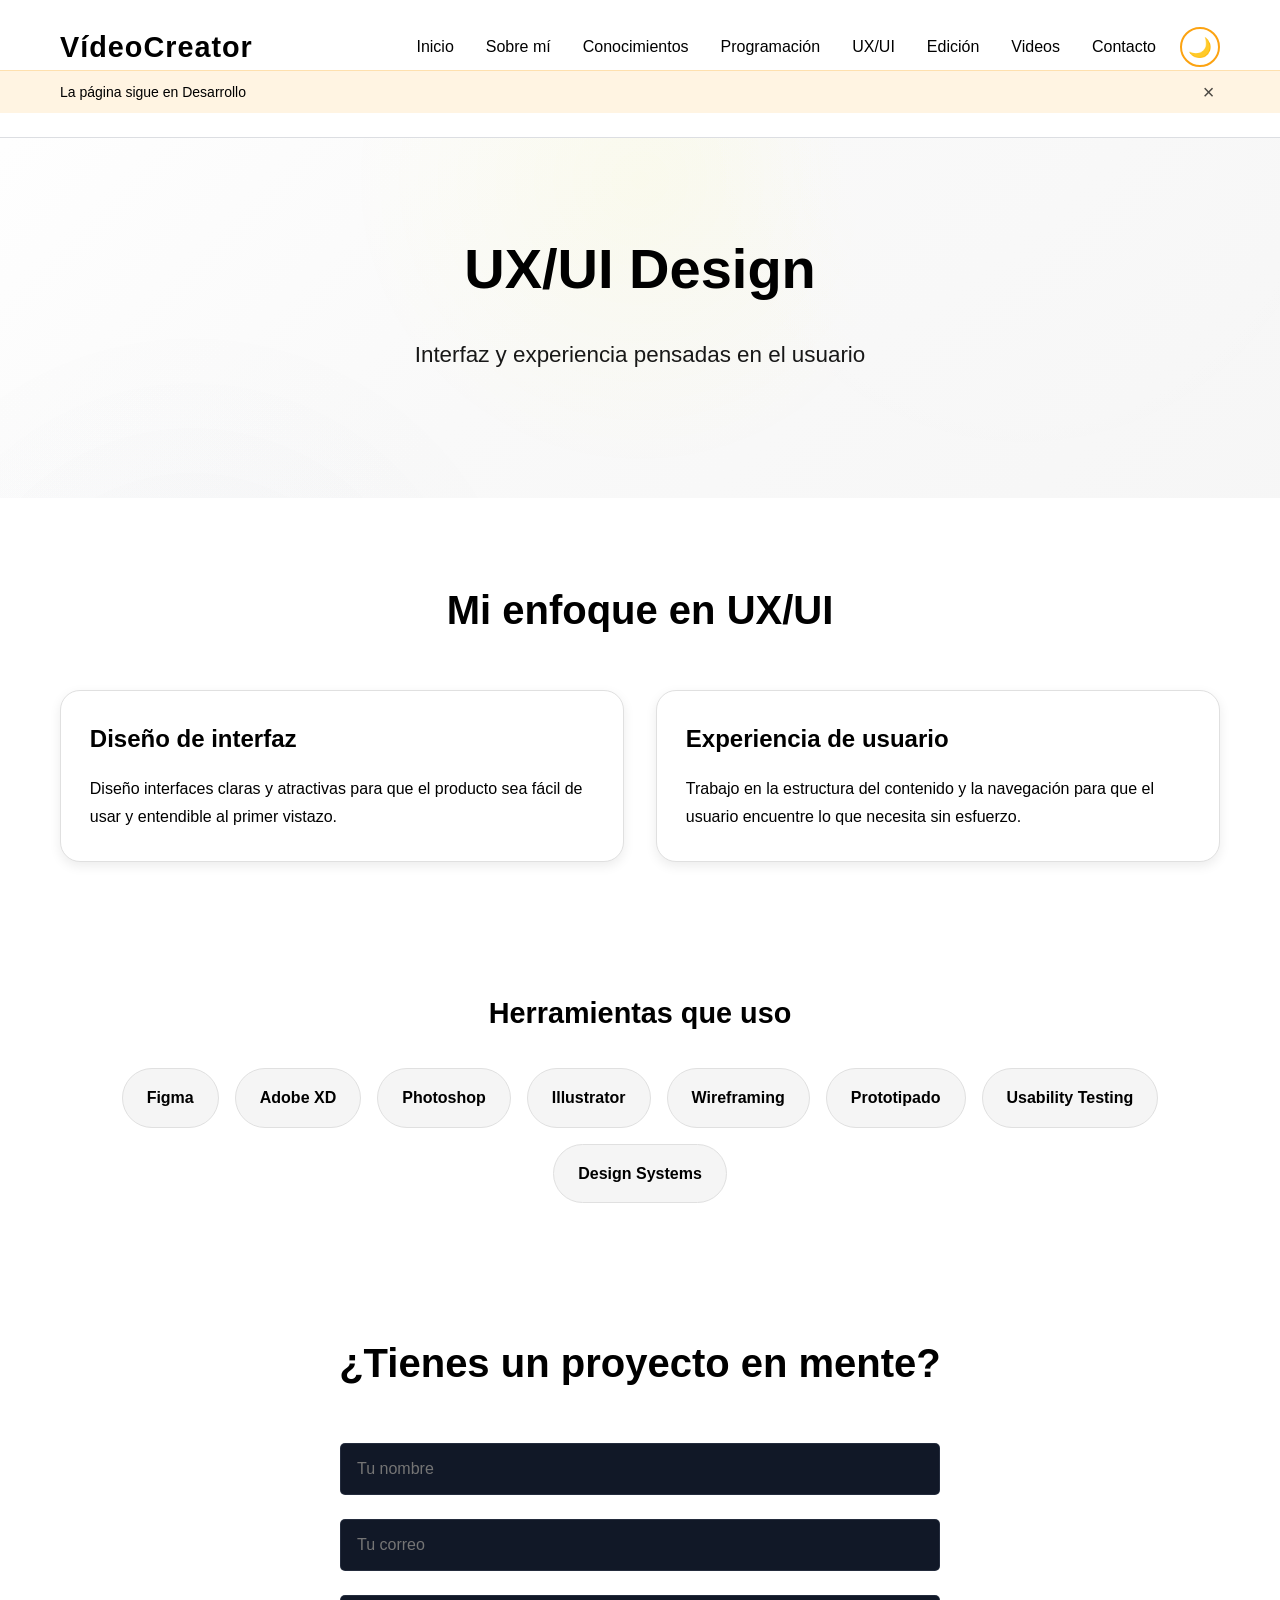
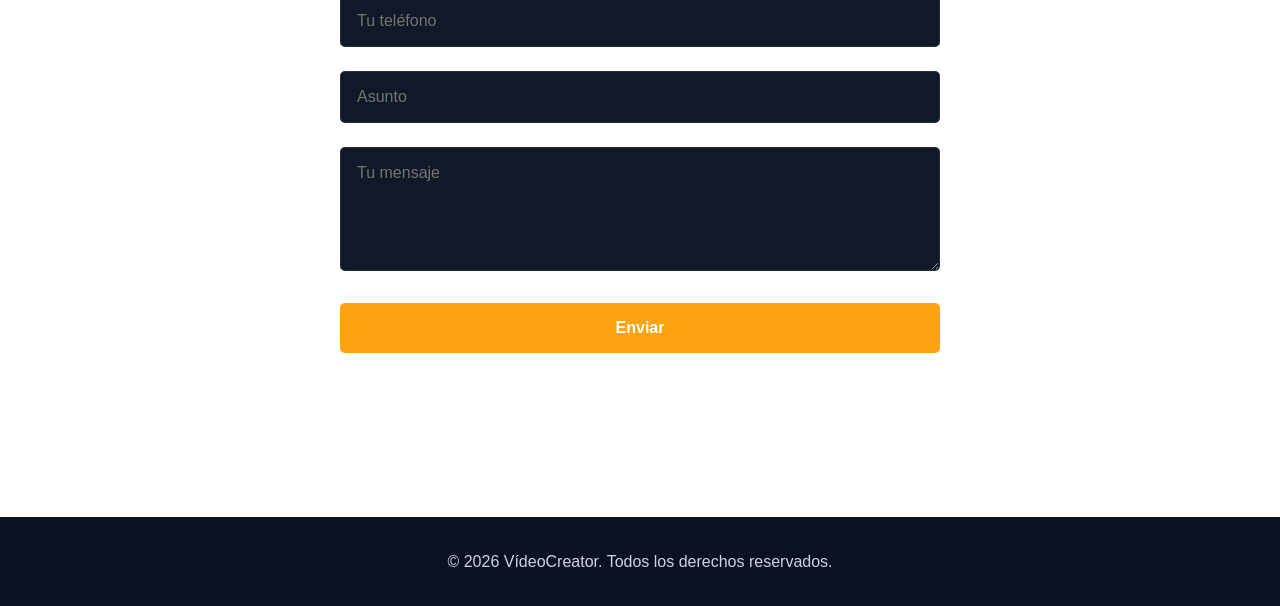
<file: ux.html>
<!DOCTYPE html>
<html lang="es">
<head>
    <meta charset="UTF-8">
    <meta name="viewport" content="width=device-width, initial-scale=1.0">
    <title>UX/UI - Portafolio</title>
    <link rel="stylesheet" href="styles.css">
</head>
<body>
    <!-- Header -->
    <header class="header">
        <div class="container">
            <div class="logo">
                <h1><a href="index.html" style="color: inherit; text-decoration: none;">VídeoCreator</a></h1>
            </div>
            <div class="header-right">
                <nav class="nav">
                    <ul>
                        <li><a href="index.html">Inicio</a></li>
                        <li><a href="sobre-mi.html">Sobre mí</a></li>
                        <li><a href="conocimientos.html">Conocimientos</a></li>
                        <li><a href="programacion.html">Programación</a></li>
                        <li><a href="ux.html">UX/UI</a></li>
                        <li><a href="edicion.html">Edición</a></li>
                        <li><a href="videos.html">Videos</a></li>
                        <li><a href="contacto.html">Contacto</a></li>
                    </ul>
                </nav>
                <button class="theme-toggle" id="themeToggle" title="Cambiar tema">🌙</button>
            </div>
        </div>
    </header>

    <!-- Hero Section -->
    <section class="hero hero-section-page">
        <div class="container">
            <div class="hero-content">
                <h2>UX/UI Design</h2>
                <p>Interfaz y experiencia pensadas en el usuario</p>
            </div>
        </div>
    </section>

    <!-- Contenido Principal -->
    <section class="detail-section">
        <div class="container">
            <h2>Mi enfoque en UX/UI</h2>
            <div class="detail-grid">
                <article class="service-card">
                    <h3>Diseño de interfaz</h3>
                    <p>Diseño interfaces claras y atractivas para que el producto sea fácil de usar y entendible al primer vistazo.</p>
                </article>
                <article class="service-card">
                    <h3>Experiencia de usuario</h3>
                    <p>Trabajo en la estructura del contenido y la navegación para que el usuario encuentre lo que necesita sin esfuerzo.</p>
                </article>
            </div>
        </div>
    </section>

    <!-- Herramientas -->
    <section class="skills" style="padding: 3rem 0;">
        <div class="container">
            <h3 style="text-align: center; font-size: 1.8rem; margin-bottom: 2rem; color: #000000;">
                Herramientas que uso
            </h3>
            <div class="tools-grid-large">
                <span class="tool-pill">Figma</span>
                <span class="tool-pill">Adobe XD</span>
                <span class="tool-pill">Photoshop</span>
                <span class="tool-pill">Illustrator</span>
                <span class="tool-pill">Wireframing</span>
                <span class="tool-pill">Prototipado</span>
                <span class="tool-pill">Usability Testing</span>
                <span class="tool-pill">Design Systems</span>
            </div>
        </div>
    </section>

    <!-- Contacto -->
    <section id="contacto" class="contact">
        <div class="container">
            <h2>¿Tienes un proyecto en mente?</h2>
            <form class="contact-form" id="contactForm">
                <div class="form-group">
                    <input type="text" id="name" placeholder="Tu nombre" required>
                </div>
                <div class="form-group">
                    <input type="email" id="email" placeholder="Tu correo" required>
                </div>
                <div class="form-group">
                    <input type="tel" id="phone" placeholder="Tu teléfono" required>
                </div>
                <div class="form-group">
                    <input type="text" id="subject" placeholder="Asunto" required>
                </div>
                <div class="form-group">
                    <textarea id="message" rows="5" placeholder="Tu mensaje" required></textarea>
                </div>
                <button type="submit" class="submit-button">Enviar</button>
            </form>
            <p class="form-feedback" id="formFeedback"></p>
        </div>
    </section>

    <!-- Footer -->
    <footer class="footer">
        <div class="container">
            <p>&copy; 2026 VídeoCreator. Todos los derechos reservados.</p>
        </div>
    </footer>

    <script src="script.js"></script>
</body>
</html>
</file>
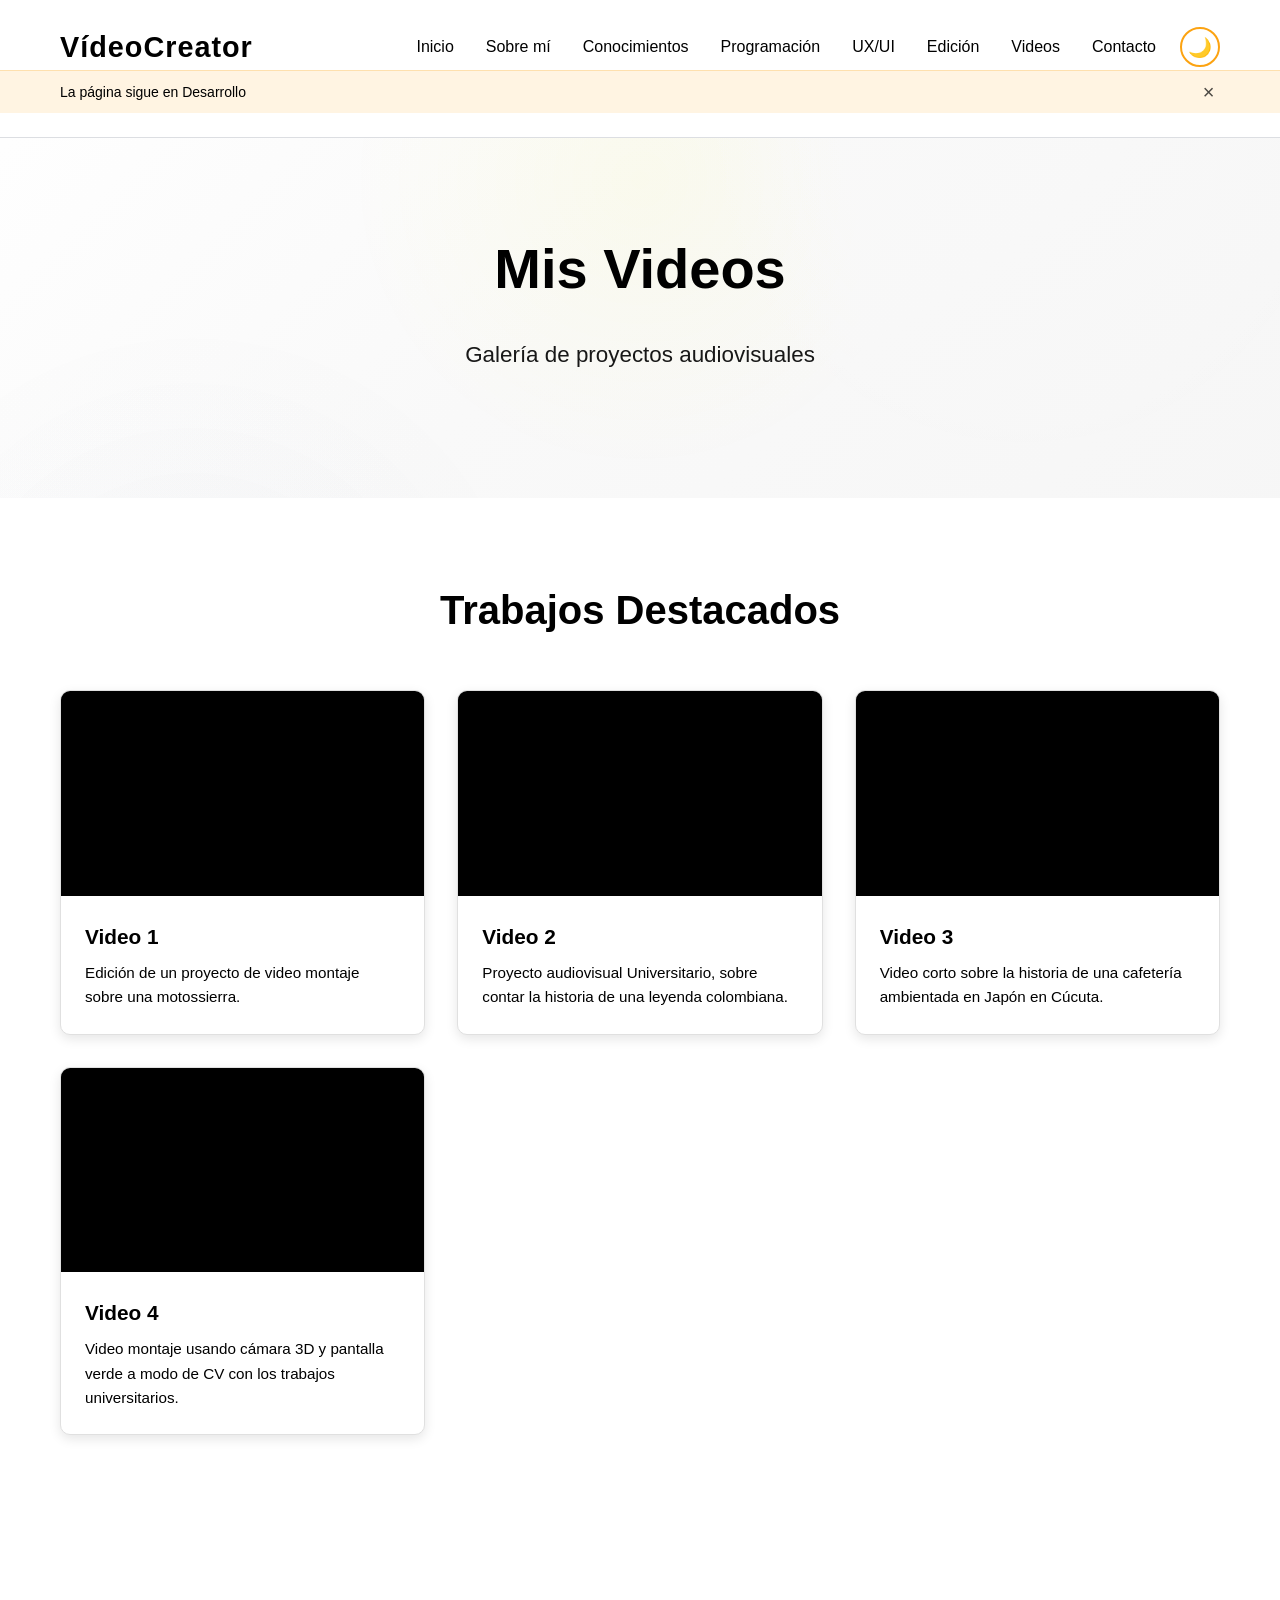
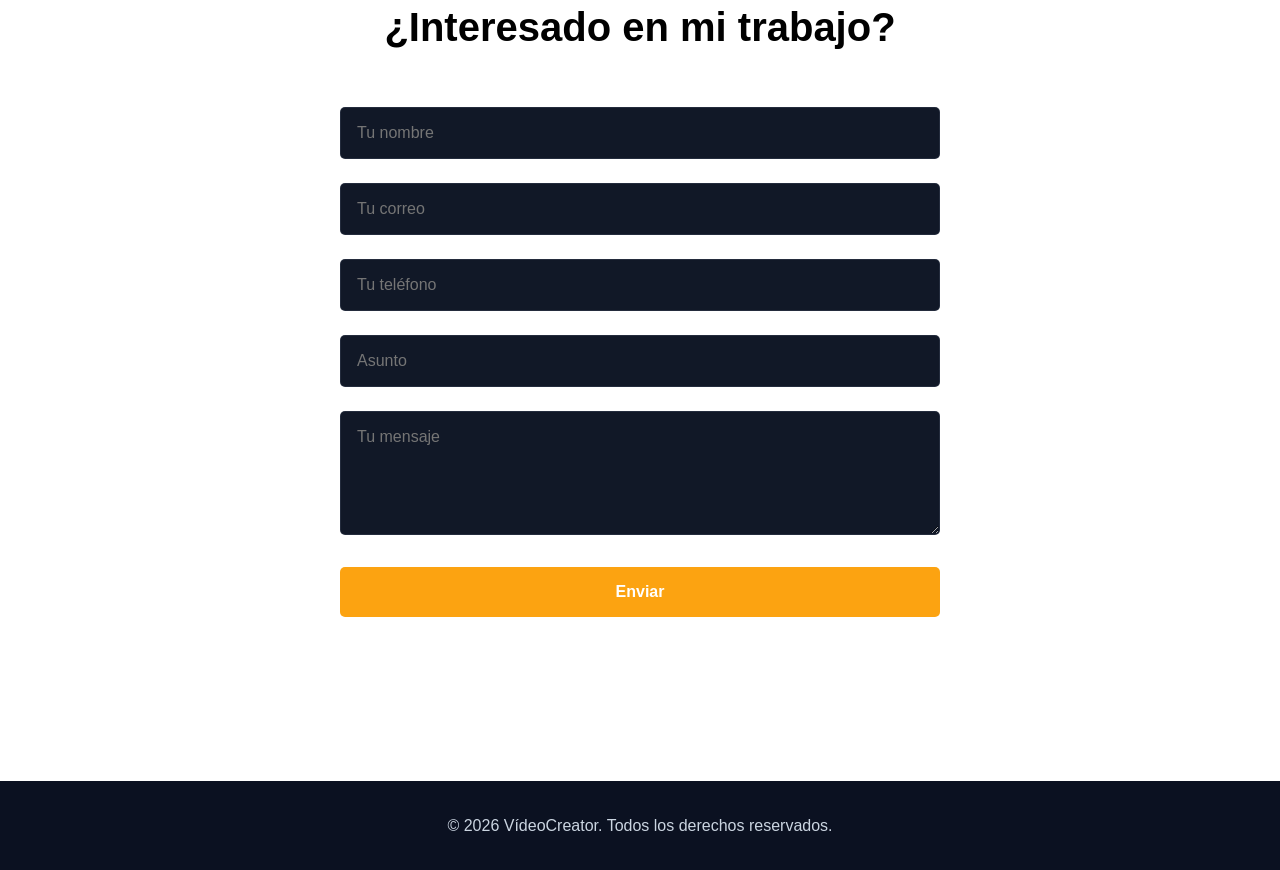
<file: videos.html>
<!DOCTYPE html>
<html lang="es">
<head>
    <meta charset="UTF-8">
    <meta name="viewport" content="width=device-width, initial-scale=1.0">
    <title>Videos - Portafolio</title>
    <link rel="stylesheet" href="styles.css">
</head>
<body>
    <!-- Header -->
    <header class="header">
        <div class="container">
            <div class="logo">
                <h1><a href="index.html" style="color: inherit; text-decoration: none;">VídeoCreator</a></h1>
            </div>
            <div class="header-right">
                <nav class="nav">
                    <ul>
                        <li><a href="index.html">Inicio</a></li>
                        <li><a href="sobre-mi.html">Sobre mí</a></li>
                        <li><a href="conocimientos.html">Conocimientos</a></li>
                        <li><a href="programacion.html">Programación</a></li>
                        <li><a href="ux.html">UX/UI</a></li>
                        <li><a href="edicion.html">Edición</a></li>
                        <li><a href="videos.html">Videos</a></li>
                        <li><a href="contacto.html">Contacto</a></li>
                    </ul>
                </nav>
                <button class="theme-toggle" id="themeToggle" title="Cambiar tema">🌙</button>
            </div>
        </div>
    </header>

    <!-- Hero Section -->
    <section class="hero hero-section-page">
        <div class="container">
            <div class="hero-content">
                <h2>Mis Videos</h2>
                <p>Galería de proyectos audiovisuales</p>
            </div>
        </div>
    </section>

    <!-- Galería de Videos -->
    <section class="gallery" style="padding: 5rem 0;">
        <div class="container">
            <h2>Trabajos Destacados</h2>
            <div class="gallery-grid">
                <!-- Video 1 -->
                <div class="gallery-item">
                    <div class="video-wrapper">
                        <iframe width="100%" height="315" src="https://www.youtube.com/embed/wozN4IySBH0" title="Video 1" frameborder="0" allow="accelerometer; autoplay; clipboard-write; encrypted-media; gyroscope; picture-in-picture; web-share" allowfullscreen></iframe>
                    </div>
                    <h3>Video 1</h3>
                    <p>Edición de un proyecto de video montaje sobre una motossierra.</p>
                </div>

                <!-- Video 2 -->
                <div class="gallery-item">
                    <div class="video-wrapper">
                        <iframe width="100%" height="315" src="https://www.youtube.com/embed/y5ZRQ9FjCe4" title="Video 2" frameborder="0" allow="accelerometer; autoplay; clipboard-write; encrypted-media; gyroscope; picture-in-picture; web-share" allowfullscreen></iframe>
                    </div>
                    <h3>Video 2</h3>
                    <p>Proyecto audiovisual Universitario, sobre contar la historia de una leyenda colombiana.</p>
                </div>

                <!-- Video 3 -->
                <div class="gallery-item">
                    <div class="video-wrapper">
                        <iframe width="100%" height="315" src="https://www.youtube.com/embed/AlDpSf0Ff3M?t=15&feature=share" title="Video 3" frameborder="0" allow="accelerometer; autoplay; clipboard-write; encrypted-media; gyroscope; picture-in-picture; web-share" allowfullscreen></iframe>
                    </div>
                    <h3>Video 3</h3>
                    <p>Video corto sobre la historia de una cafetería ambientada en Japón en Cúcuta.</p>
                </div>

                <!-- Video 4 -->
                <div class="gallery-item">
                    <div class="video-wrapper">
                        <iframe width="100%" height="315" src="https://www.youtube.com/embed/EYuQ8VsKpVg" title="Video 4" frameborder="0" allow="accelerometer; autoplay; clipboard-write; encrypted-media; gyroscope; picture-in-picture; web-share" allowfullscreen></iframe>
                    </div>
                    <h3>Video 4</h3>
                    <p>Video montaje usando cámara 3D y pantalla verde a modo de CV con los trabajos universitarios.</p>
                </div>
            </div>
        </div>
    </section>

    <!-- Contacto -->
    <section id="contacto" class="contact">
        <div class="container">
            <h2>¿Interesado en mi trabajo?</h2>
            <form class="contact-form" id="contactForm">
                <div class="form-group">
                    <input type="text" id="name" placeholder="Tu nombre" required>
                </div>
                <div class="form-group">
                    <input type="email" id="email" placeholder="Tu correo" required>
                </div>
                <div class="form-group">
                    <input type="tel" id="phone" placeholder="Tu teléfono" required>
                </div>
                <div class="form-group">
                    <input type="text" id="subject" placeholder="Asunto" required>
                </div>
                <div class="form-group">
                    <textarea id="message" rows="5" placeholder="Tu mensaje" required></textarea>
                </div>
                <button type="submit" class="submit-button">Enviar</button>
            </form>
            <p class="form-feedback" id="formFeedback"></p>
        </div>
    </section>

    <!-- Footer -->
    <footer class="footer">
        <div class="container">
            <p>&copy; 2026 VídeoCreator. Todos los derechos reservados.</p>
        </div>
    </footer>

    <script src="script.js"></script>
</body>
</html>
</file>
<file: styles.css>
/* ===================== */
/* Reset y Base           */
/* ===================== */
html {
    scroll-behavior: smooth;
}

* {
    margin: 0;
    padding: 0;
    box-sizing: border-box;
}

:root {
    --color-primary: #ffffff;
    --color-secondary: #fca311;
    --color-light: #e5e5e5;
    --color-text: #000000;
    --color-border: rgba(20, 33, 61, 0.15);
    --transition: all 0.3s ease;
    --header-bg: #ffffff;
    --card-bg: #e5e5e5;
    --pill-accent: #fca311;
    --pill-accent-soft: rgba(252, 163, 17, 0.14);
    --pill-accent-glow: rgba(252, 163, 17, 0.35);
    --pill-accent-2: rgba(252, 163, 17, 0.55);
    --pill-bg-base: #f5f5f5;
    --pill-border-base: #e0e0e0;
    --pill-text-hover: #000000;
}

[data-theme="dark"] {
    --color-primary: #001d39;
    --color-secondary: #7bbde8;
    --color-light: #0a4174;
    --color-text: #bdd8e9;
    --color-border: rgba(123, 189, 232, 0.15);
    --header-bg: #001d39;
    --card-bg: #0a4174;
    --pill-accent: #7bbde8;
    --pill-accent-soft: rgba(123, 189, 232, 0.16);
    --pill-accent-glow: rgba(123, 189, 232, 0.4);
    --pill-accent-2: #4e8ea2;
    --pill-bg-base: rgba(255, 255, 255, 0.08);
    --pill-border-base: rgba(255, 255, 255, 0.12);
    --pill-text-hover: #ffffff;
}

body {
    font-family: 'Segoe UI', Tahoma, Geneva, Verdana, sans-serif;
    line-height: 1.6;
    color: var(--color-text);
    background-color: var(--color-primary);
    transition: background-color 0.3s ease, color 0.3s ease;
}

.container {
    max-width: 1200px;
    margin: 0 auto;
    padding: 0 20px;
}

/* ===================== */
/* Fade In on Scroll      */
/* ===================== */
.fade-in-section {
    opacity: 0;
    transform: translateY(30px);
    transition: opacity 0.8s ease-out, transform 0.8s ease-out;
}

.fade-in-section.visible {
    opacity: 1;
    transform: translateY(0);
}

/* ===================== */
/* Header                 */
/* ===================== */
.header {
    background-color: var(--header-bg);
    color: #000000;
    padding: 1.5rem 0;
    position: sticky;
    top: 0;
    z-index: 100;
    box-shadow: none;
    border-bottom: 1px solid var(--color-border);
    transition: background-color 0.3s ease, color 0.3s ease;
}

[data-theme="dark"] .header {
    color: #bdd8e9;
}

.header .container {
    display: flex;
    justify-content: space-between;
    align-items: center;
}

.logo h1 {
    font-size: 1.8rem;
    font-weight: 700;
    letter-spacing: 1px;
    color: #000000;
}

[data-theme="dark"] .logo h1 {
    color: #bdd8e9;
}

.nav ul {
    display: flex;
    list-style: none;
    gap: 2rem;
}

.nav a {
    color: #000000;
    text-decoration: none;
    font-weight: 500;
    transition: var(--transition);
    position: relative;
}

[data-theme="dark"] .nav a {
    color: #bdd8e9;
}

/* Aviso de desarrollo */
.dev-banner {
    background-color: rgba(252, 163, 17, 0.12);
    border-top: 1px solid rgba(252, 163, 17, 0.25);
    padding: 0.55rem 0;
    animation: devBannerSlide 0.4s ease-out;
}

[data-theme="dark"] .dev-banner {
    background-color: rgba(123, 189, 232, 0.12);
    border-top: 1px solid rgba(123, 189, 232, 0.25);
}

.dev-banner__inner {
    display: flex;
    align-items: center;
    justify-content: center;
    gap: 0.75rem;
}

.dev-banner__text {
    font-size: 0.875rem;
    font-weight: 500;
    color: #000000;
    margin: 0;
    text-align: center;
}

[data-theme="dark"] .dev-banner__text {
    color: #bdd8e9;
}

.dev-banner__close {
    background: none;
    border: none;
    font-size: 1.25rem;
    line-height: 1;
    cursor: pointer;
    color: inherit;
    opacity: 0.7;
    padding: 0.15rem 0.35rem;
    border-radius: 4px;
    transition: opacity 0.2s ease, background-color 0.2s ease;
    flex-shrink: 0;
}

.dev-banner__close:hover {
    opacity: 1;
    background-color: rgba(0, 0, 0, 0.06);
}

[data-theme="dark"] .dev-banner__close:hover {
    background-color: rgba(255, 255, 255, 0.08);
}

.dev-banner--hidden {
    opacity: 0;
    max-height: 0;
    padding: 0;
    overflow: hidden;
    transition: opacity 0.3s ease, max-height 0.3s ease, padding 0.3s ease;
}

@keyframes devBannerSlide {
    from {
        opacity: 0;
        transform: translateY(-8px);
    }
    to {
        opacity: 1;
        transform: translateY(0);
    }
}

.nav a::after {
    content: '';
    position: absolute;
    bottom: -5px;
    left: 0;
    width: 0;
    height: 2px;
    background-color: var(--color-secondary);
    transition: var(--transition);
}

.nav a:hover::after {
    width: 100%;
}

/* Theme Toggle Button */
.header-right {
    display: flex;
    align-items: center;
    gap: 1.5rem;
}

.theme-toggle {
    background: none;
    border: 2px solid var(--color-secondary);
    color: #000000;
    width: 40px;
    height: 40px;
    border-radius: 50%;
    cursor: pointer;
    display: flex;
    align-items: center;
    justify-content: center;
    font-size: 1.2rem;
    transition: var(--transition);
}

[data-theme="dark"] .theme-toggle {
    color: #bdd8e9;
}

.theme-toggle:hover {
    transform: scale(1.1);
    box-shadow: 0 0 10px var(--color-secondary);
}

/* ===================== */
/* Hero Section           */
/* ===================== */
.hero {
    --x: calc(var(--posX, 0) * 1px);
    --y: calc(var(--posY, 0) * 1px);
    background-image:
        linear-gradient(135deg, #ffffff 0%, #f9f9f9 40%, #f5f5f5 100%),
        radial-gradient(circle at calc(50% + var(--x)) calc(20% + var(--y)), rgba(252, 163, 17, 0.06), transparent 30%),
        radial-gradient(circle at calc(80% - var(--x)) calc(15% - var(--y)), rgba(229, 229, 229, 0.05), transparent 25%),
        radial-gradient(circle at calc(15% + var(--x)) calc(75% + var(--y)), rgba(20, 33, 61, 0.03), transparent 28%);
    background-blend-mode: overlay, screen, screen, normal;
    background-size: cover;
    background-position: center;
    background-attachment: fixed;
    color: #000000;
    min-height: 100vh;
    display: flex;
    align-items: center;
    justify-content: center;
    text-align: center;
    transition: color 0.3s ease;
}

[data-theme="dark"] .hero {
    background-image:
        linear-gradient(135deg, #001d39 0%, #0a4174 40%, #4e8ea2 100%),
        radial-gradient(circle at calc(50% + var(--x)) calc(20% + var(--y)), rgba(123, 189, 232, 0.12), transparent 30%),
        radial-gradient(circle at calc(80% - var(--x)) calc(15% - var(--y)), rgba(78, 142, 162, 0.1), transparent 25%),
        radial-gradient(circle at calc(15% + var(--x)) calc(75% + var(--y)), rgba(110, 162, 179, 0.06), transparent 28%);
    color: #bdd8e9;
}

.hero .container {
    display: flex;
    align-items: center;
    justify-content: center;
    height: 100%;
}

.hero-content h2 {
    font-size: 3.5rem;
    margin-bottom: 1.5rem;
    font-weight: 700;
    animation: fadeInUp 0.8s ease-out;
}

.hero-content p {
    font-size: 1.4rem;
    margin-bottom: 2.5rem;
    opacity: 0.9;
    animation: fadeInUp 0.8s ease-out 0.2s backwards;
}

.cta-button {
    display: inline-block;
    background-color: var(--color-secondary);
    color: #ffffff;
    padding: 12px 40px;
    border-radius: 50px;
    text-decoration: none;
    font-weight: 600;
    border: 2px solid var(--color-secondary);
    opacity: 1;
    visibility: visible;
    transition: box-shadow 0.25s ease, filter 0.25s ease;
}

.cta-button:hover {
    background-color: var(--color-secondary);
    color: #ffffff;
    filter: brightness(1.08);
    box-shadow: 0 6px 16px rgba(252, 163, 17, 0.35);
}

[data-theme="dark"] .cta-button:hover {
    box-shadow: 0 6px 16px rgba(123, 189, 232, 0.35);
}

/* Hero para páginas secundarias */
.hero-section-page {
    min-height: 40vh;
    padding: 3rem 0;
}

/* ===================== */
/* Sección Sobre mí       */
/* ===================== */
.about {
    padding: 5rem 0;
    background-color: var(--color-primary);
}

.about h2 {
    text-align: center;
    font-size: 2.5rem;
    margin-bottom: 3rem;
    color: #000000;
    animation: fadeInUp 0.8s ease-out;
}

[data-theme="dark"] .about h2 {
    color: #bdd8e9;
}

.about-text p {
    font-size: 1.1rem;
    line-height: 1.8;
    color: #000000;
    margin-bottom: 1.5rem;
    text-align: justify;
}

[data-theme="dark"] .about-text p {
    color: #bdd8e9;
}

.about-stats {
    display: grid;
    grid-template-columns: repeat(auto-fit, minmax(200px, 1fr));
    gap: 2rem;
    margin-top: 2rem;
}

.stat {
    text-align: center;
    padding: 2rem;
    background-color: #ffffff;
    border-radius: 10px;
    animation: fadeInUp 0.8s ease-out;
    border: 1px solid #e0e0e0;
    box-shadow: 0 2px 8px rgba(0, 0, 0, 0.1);
}

[data-theme="dark"] .stat {
    background-color: #0a4174;
    border: 1px solid rgba(255, 255, 255, 0.06);
    box-shadow: 0 2px 8px rgba(0, 0, 0, 0.3);
}

.stat:nth-child(2) {
    animation-delay: 0.3s;
}

.stat:nth-child(3) {
    animation-delay: 0.6s;
}

.stat h3 {
    font-size: 2.5rem;
    color: #fca311;
    margin-bottom: 0.5rem;
}

[data-theme="dark"] .stat h3 {
    color: #7bbde8;
}

.stat p {
    color: #000000;
    font-size: 0.95rem;
}

[data-theme="dark"] .stat p {
    color: #bdd8e9;
}

/* ===================== */
/* Servicios              */
/* ===================== */
.services {
    padding: 5rem 0;
    background-color: var(--color-primary);
}

.services h2 {
    text-align: center;
    font-size: 2.5rem;
    margin-bottom: 3rem;
    color: var(--color-primary);
}

.services-grid {
    display: grid;
    grid-template-columns: repeat(auto-fit, minmax(240px, 1fr));
    gap: 1.2rem;
}

.service-card {
    background-color: #ffffff;
    border-radius: 20px;
    padding: 1.8rem;
    box-shadow: 0 4px 12px rgba(0, 0, 0, 0.08);
    border: 1px solid #e0e0e0;
    transition: var(--transition);
}

[data-theme="dark"] .service-card {
    background-color: #0a4174;
    box-shadow: 0 4px 12px rgba(0, 0, 0, 0.3);
    border: 1px solid rgba(255, 255, 255, 0.06);
}

.service-card:hover {
    transform: translateY(-6px);
    box-shadow: 0 8px 20px rgba(0, 0, 0, 0.12);
}

[data-theme="dark"] .service-card:hover {
    box-shadow: 0 8px 20px rgba(0, 0, 0, 0.4);
}

.service-card h3 {
    font-size: 1.5rem;
    color: #000000;
    margin-bottom: 1rem;
}

[data-theme="dark"] .service-card h3 {
    color: #bdd8e9;
}

.service-card p {
    color: #000000;
    line-height: 1.8;
}

[data-theme="dark"] .service-card p {
    color: #bdd8e9;
}

.tools-section {
    margin-top: 2rem;
    padding: 1.5rem;
    background-color: #ffffff;
    border-radius: 20px;
    border: 1px solid #e0e0e0;
    box-shadow: 0 4px 12px rgba(0, 0, 0, 0.08);
}

[data-theme="dark"] .tools-section {
    background-color: #0a4174;
    border: 1px solid rgba(255, 255, 255, 0.06);
    box-shadow: 0 4px 12px rgba(0, 0, 0, 0.3);
}

.tools-section h3 {
    font-size: 1.75rem;
    margin-bottom: 1rem;
    color: #000000;
}

[data-theme="dark"] .tools-section h3 {
    color: #bdd8e9;
}

.tools-grid {
    display: flex;
    flex-wrap: wrap;
    gap: 0.75rem;
}

.tool-pill {
    display: inline-block;
    padding: 0.8rem 1.1rem;
    border-radius: 999px;
    background-color: var(--pill-bg-base);
    color: #000000;
    font-weight: 600;
    border: 1px solid var(--pill-border-base);
}

[data-theme="dark"] .tool-pill {
    color: #bdd8e9;
}

.tools-grid .tool-pill,
.tools-grid-large .tool-pill {
    position: relative;
    cursor: default;
    transition: transform 0.3s ease, color 0.3s ease, box-shadow 0.3s ease;
    animation: toolPillColor 4s ease-in-out infinite;
}

.tools-grid .tool-pill::before,
.tools-grid-large .tool-pill::before {
    content: '';
    position: absolute;
    inset: -1px;
    border-radius: 999px;
    background: linear-gradient(
        120deg,
        var(--pill-border-base),
        var(--pill-accent),
        var(--pill-accent-2),
        var(--pill-accent),
        var(--pill-border-base)
    );
    background-size: 300% 100%;
    z-index: -2;
    opacity: 0.45;
    animation: toolPillShimmer 5s linear infinite;
}

.tools-grid .tool-pill::after,
.tools-grid-large .tool-pill::after {
    content: '';
    position: absolute;
    inset: 1px;
    border-radius: 999px;
    background-color: var(--pill-bg-base);
    z-index: -1;
    transition: background-color 0.3s ease;
}

.tools-grid .tool-pill:hover,
.tools-grid-large .tool-pill:hover {
    animation-play-state: paused;
    transform: translateY(-3px) scale(1.04);
    color: var(--pill-text-hover);
    border-color: var(--pill-accent);
    box-shadow: 0 6px 20px var(--pill-accent-glow);
}

.tools-grid .tool-pill:hover::before,
.tools-grid-large .tool-pill:hover::before {
    opacity: 1;
    animation-play-state: paused;
}

.tools-grid .tool-pill:hover::after,
.tools-grid-large .tool-pill:hover::after {
    background-color: var(--pill-accent-soft);
}

.tools-grid .tool-pill:nth-child(1),
.tools-grid-large .tool-pill:nth-child(1)  { animation-delay: 0s; }
.tools-grid .tool-pill:nth-child(2),
.tools-grid-large .tool-pill:nth-child(2)  { animation-delay: 0.25s; }
.tools-grid .tool-pill:nth-child(3),
.tools-grid-large .tool-pill:nth-child(3)  { animation-delay: 0.5s; }
.tools-grid .tool-pill:nth-child(4),
.tools-grid-large .tool-pill:nth-child(4)  { animation-delay: 0.75s; }
.tools-grid .tool-pill:nth-child(5),
.tools-grid-large .tool-pill:nth-child(5)  { animation-delay: 1s; }
.tools-grid .tool-pill:nth-child(6),
.tools-grid-large .tool-pill:nth-child(6)  { animation-delay: 1.25s; }
.tools-grid .tool-pill:nth-child(7),
.tools-grid-large .tool-pill:nth-child(7)  { animation-delay: 1.5s; }
.tools-grid .tool-pill:nth-child(8),
.tools-grid-large .tool-pill:nth-child(8)  { animation-delay: 1.75s; }
.tools-grid .tool-pill:nth-child(9),
.tools-grid-large .tool-pill:nth-child(9)  { animation-delay: 2s; }
.tools-grid .tool-pill:nth-child(10),
.tools-grid-large .tool-pill:nth-child(10) { animation-delay: 2.25s; }
.tools-grid .tool-pill:nth-child(11),
.tools-grid-large .tool-pill:nth-child(11) { animation-delay: 2.5s; }
.tools-grid .tool-pill:nth-child(12),
.tools-grid-large .tool-pill:nth-child(12) { animation-delay: 2.75s; }
.tools-grid .tool-pill:nth-child(13),
.tools-grid-large .tool-pill:nth-child(13) { animation-delay: 3s; }
.tools-grid .tool-pill:nth-child(14),
.tools-grid-large .tool-pill:nth-child(14) { animation-delay: 3.25s; }
.tools-grid .tool-pill:nth-child(15),
.tools-grid-large .tool-pill:nth-child(15) { animation-delay: 3.5s; }
.tools-grid .tool-pill:nth-child(16),
.tools-grid-large .tool-pill:nth-child(16) { animation-delay: 3.75s; }

.tools-grid .tool-pill:nth-child(odd)::before,
.tools-grid-large .tool-pill:nth-child(odd)::before  { animation-delay: 0s; }
.tools-grid .tool-pill:nth-child(even)::before,
.tools-grid-large .tool-pill:nth-child(even)::before { animation-delay: 2.5s; }

/* ===================== */
/* Galería                */
/* ===================== */
.gallery {
    padding: 5rem 0;
    background-color: var(--color-primary);
}

.gallery h2 {
    text-align: center;
    font-size: 2.5rem;
    margin-bottom: 3rem;
    color: #000000;
}

[data-theme="dark"] .gallery h2 {
    color: #bdd8e9;
}

.gallery-grid {
    display: grid;
    grid-template-columns: repeat(auto-fit, minmax(350px, 1fr));
    gap: 2rem;
}

.gallery-item {
    background: #ffffff;
    border-radius: 10px;
    overflow: hidden;
    box-shadow: 0 4px 12px rgba(0, 0, 0, 0.1);
    border: 1px solid #e0e0e0;
    transition: var(--transition);
}

[data-theme="dark"] .gallery-item {
    background: #0a4174;
    box-shadow: 0 4px 12px rgba(0, 0, 0, 0.3);
    border: 1px solid rgba(255, 255, 255, 0.06);
}

.gallery-item:hover {
    transform: translateY(-10px);
    box-shadow: 0 8px 20px rgba(0, 0, 0, 0.15);
}

[data-theme="dark"] .gallery-item:hover {
    box-shadow: 0 8px 20px rgba(0, 0, 0, 0.5);
}

.video-wrapper {
    position: relative;
    width: 100%;
    padding-bottom: 56.25%;
    height: 0;
    overflow: hidden;
    background: #000;
}

.video-wrapper iframe {
    position: absolute;
    top: 0;
    left: 0;
    width: 100%;
    height: 100%;
    border: none;
}

.gallery-item h3 {
    padding: 1.5rem 1.5rem 0.5rem;
    font-size: 1.3rem;
    color: #000000;
}

[data-theme="dark"] .gallery-item h3 {
    color: #bdd8e9;
}

.gallery-item p {
    padding: 0 1.5rem 1.5rem;
    color: #000000;
    font-size: 0.95rem;
}

[data-theme="dark"] .gallery-item p {
    color: #bdd8e9;
}

/* ===================== */
/* Skills Section        */
/* ===================== */
.skills {
    padding: 5rem 0;
    background-color: var(--color-primary);
}

.skills h2 {
    text-align: center;
    font-size: 2.5rem;
    margin-bottom: 1rem;
    color: #000000;
}

[data-theme="dark"] .skills h2 {
    color: #bdd8e9;
}

.skills-intro {
    text-align: center;
    color: #000000;
    font-size: 1.1rem;
    margin-bottom: 2rem;
    opacity: 0.8;
}

[data-theme="dark"] .skills-intro {
    color: #bdd8e9;
}

.tools-grid-large {
    display: flex;
    flex-wrap: wrap;
    gap: 1rem;
    justify-content: center;
}

.tools-grid-large .tool-pill {
    padding: 1rem 1.5rem;
    font-size: 1rem;
}

/* ===================== */
/* Services Links        */
/* ===================== */
.services-links {
    padding: 5rem 0;
    background-color: var(--color-primary);
}

.services-links h2 {
    text-align: center;
    font-size: 2.5rem;
    margin-bottom: 3rem;
    color: #000000;
}

[data-theme="dark"] .services-links h2 {
    color: #bdd8e9;
}

.services-links .services-grid {
    display: grid;
    grid-template-columns: repeat(auto-fit, minmax(240px, 1fr));
    gap: 1.2rem;
}

.service-link {
    display: block;
    text-decoration: none;
    position: relative;
    overflow: hidden;
}

.service-link .arrow {
    display: inline-block;
    font-size: 1.5rem;
    font-weight: 700;
    color: var(--color-secondary);
    transition: transform 0.3s ease;
}

.service-link:hover .arrow {
    transform: translateX(5px);
}

/* ===================== */
/* Detail Sections       */
/* ===================== */
.detail-section {
    padding: 5rem 0;
    background-color: var(--color-primary);
}

.detail-section h2 {
    text-align: center;
    font-size: 2.5rem;
    margin-bottom: 3rem;
    color: #000000;
}

[data-theme="dark"] .detail-section h2 {
    color: #bdd8e9;
}

.detail-grid {
    display: grid;
    grid-template-columns: repeat(auto-fit, minmax(280px, 1fr));
    gap: 2rem;
}

/* ===================== */
/* Contacto               */
/* ===================== */
.contact {
    padding: 5rem 0;
    background-color: var(--color-primary);
}

.contact h2 {
    text-align: center;
    font-size: 2.5rem;
    margin-bottom: 3rem;
    color: #000000;
}

[data-theme="dark"] .contact h2 {
    color: #bdd8e9;
}

.contact-form {
    max-width: 600px;
    margin: 0 auto;
}

.form-group {
    margin-bottom: 1.5rem;
}

.contact-form input,
.contact-form textarea {
    width: 100%;
    padding: 1rem;
    border: 1px solid rgba(148, 163, 184, 0.15);
    border-radius: 5px;
    font-family: inherit;
    font-size: 1rem;
    background-color: #111827;
    color: var(--color-text);
    transition: var(--transition);
}

.contact-form input:focus,
.contact-form textarea:focus {
    outline: none;
    border-color: var(--color-secondary);
    box-shadow: 0 0 0 3px rgba(0, 102, 255, 0.1);
}

.submit-button {
    width: 100%;
    padding: 1rem;
    background-color: var(--color-secondary);
    color: white;
    border: none;
    border-radius: 5px;
    font-size: 1rem;
    font-weight: 600;
    cursor: pointer;
    transition: var(--transition);
}

.submit-button:hover {
    background-color: #0052cc;
    transform: translateY(-2px);
}

.form-feedback {
    text-align: center;
    margin-top: 1rem;
    font-weight: 500;
    min-height: 20px;
}

.form-feedback.success {
    color: #28a745;
}

.form-feedback.error {
    color: #dc3545;
}

/* ===================== */
/* Footer                 */
/* ===================== */
.footer {
    background-color: #0b1121;
    color: #cbd5e1;
    text-align: center;
    padding: 2rem 0;
    margin-top: 3rem;
}

/* ===================== */
/* Responsive             */
/* ===================== */

/* Animaciones */
@keyframes fadeInUp {
    from {
        opacity: 0;
        transform: translateY(30px);
    }
    to {
        opacity: 1;
        transform: translateY(0);
    }
}

@keyframes toolPillColor {
    0%, 100% {
        border-color: var(--pill-border-base);
        box-shadow: 0 0 0 0 transparent;
    }
    50% {
        border-color: var(--pill-accent);
        box-shadow: 0 0 14px var(--pill-accent-glow);
    }
}

@keyframes toolPillShimmer {
    0% {
        background-position: 0% 50%;
    }
    100% {
        background-position: 300% 50%;
    }
}

@media (prefers-reduced-motion: reduce) {
    .tool-pill,
    .tool-pill::before {
        animation: none;
    }

    .tool-pill:hover {
        transform: none;
    }
}
@media (max-width: 768px) {
    .header .container {
        flex-direction: column;
        gap: 1.5rem;
    }

    .nav ul {
        gap: 1rem;
    }

    .hero-content h2 {
        font-size: 2rem;
    }

    .hero-content p {
        font-size: 1rem;
    }

    .hero {
        min-height: 100vh;
        padding: 2rem 0;
    }

    .about-stats {
        grid-template-columns: 1fr;
    }

    .about-text p {
        text-align: left;
        font-size: 1rem;
    }

    .gallery-grid {
        grid-template-columns: 1fr;
    }

    .gallery h2,
    .contact h2,
    .about h2 {
        font-size: 2rem;
    }
}

@media (max-width: 480px) {
    .hero-content h2 {
        font-size: 1.5rem;
    }

    .nav ul {
        gap: 0.5rem;
        font-size: 0.9rem;
    }

    .logo h1 {
        font-size: 1.3rem;
    }
}
</file>
